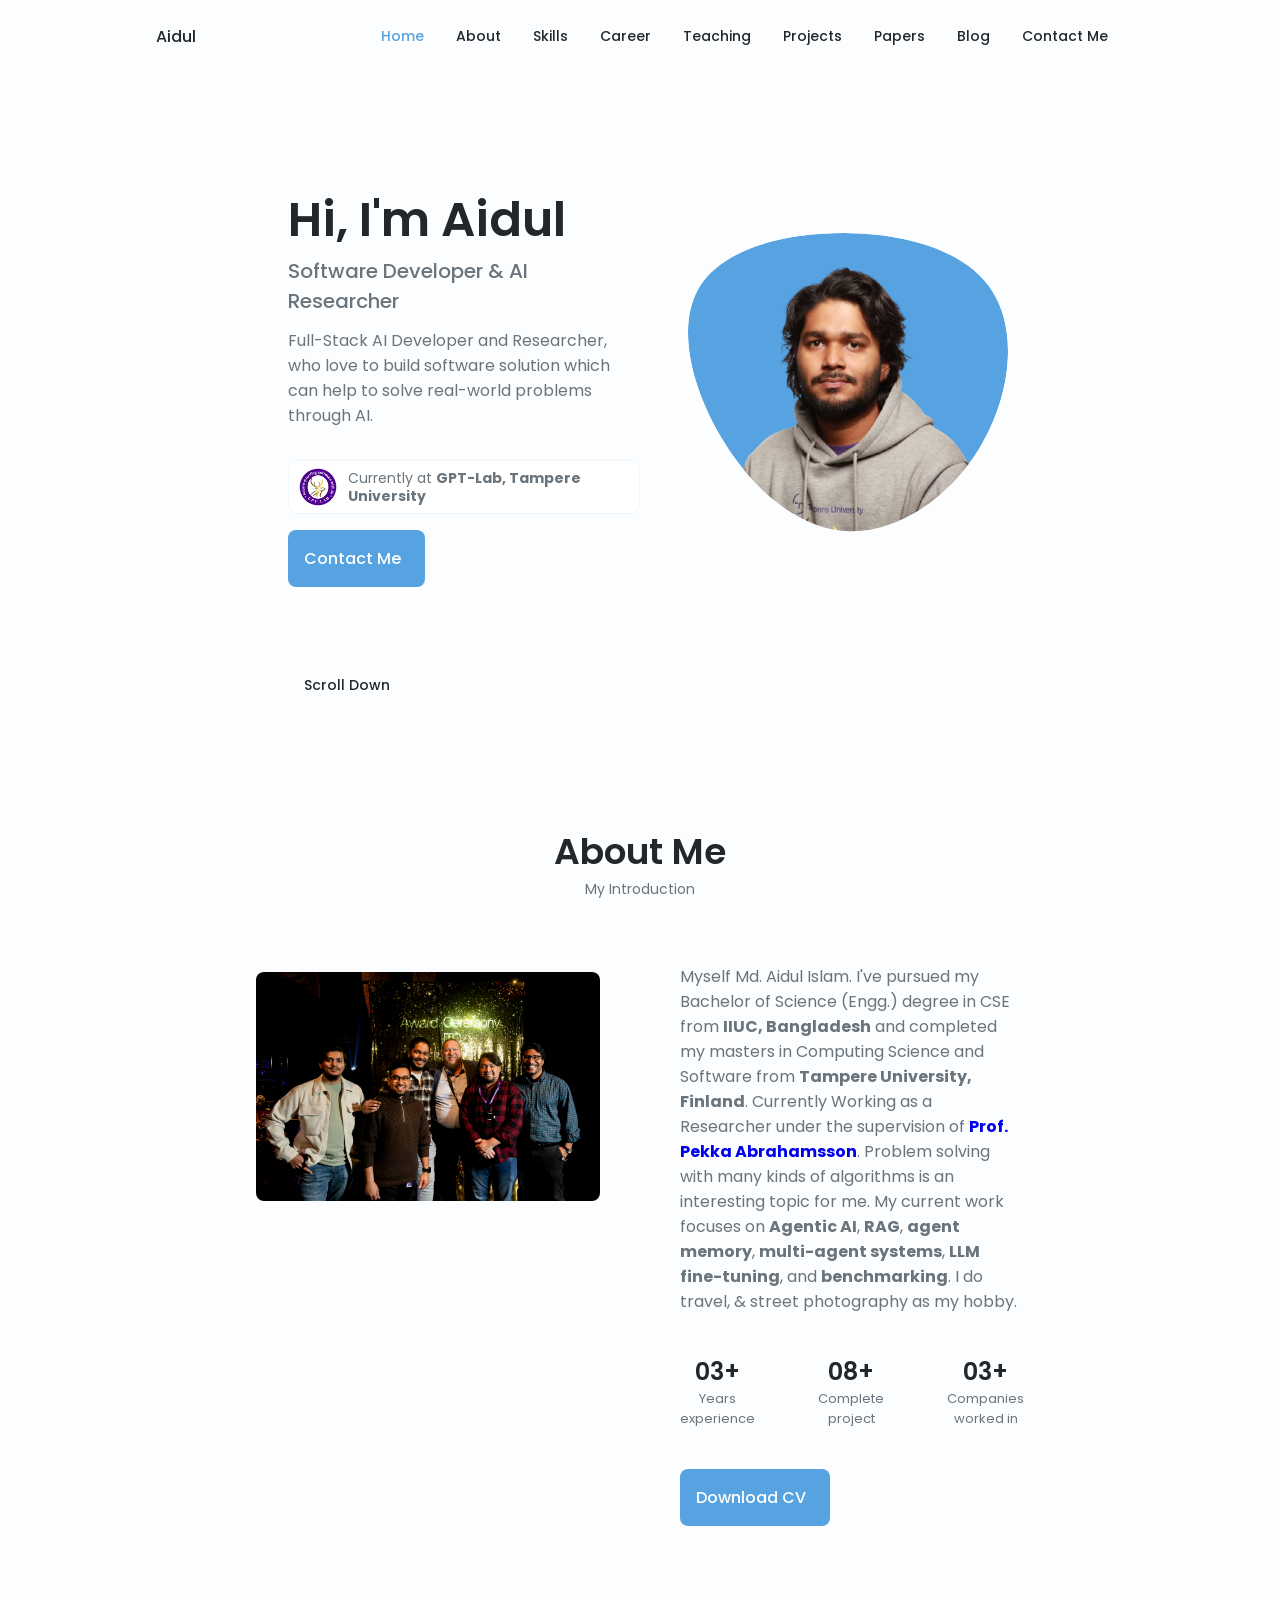
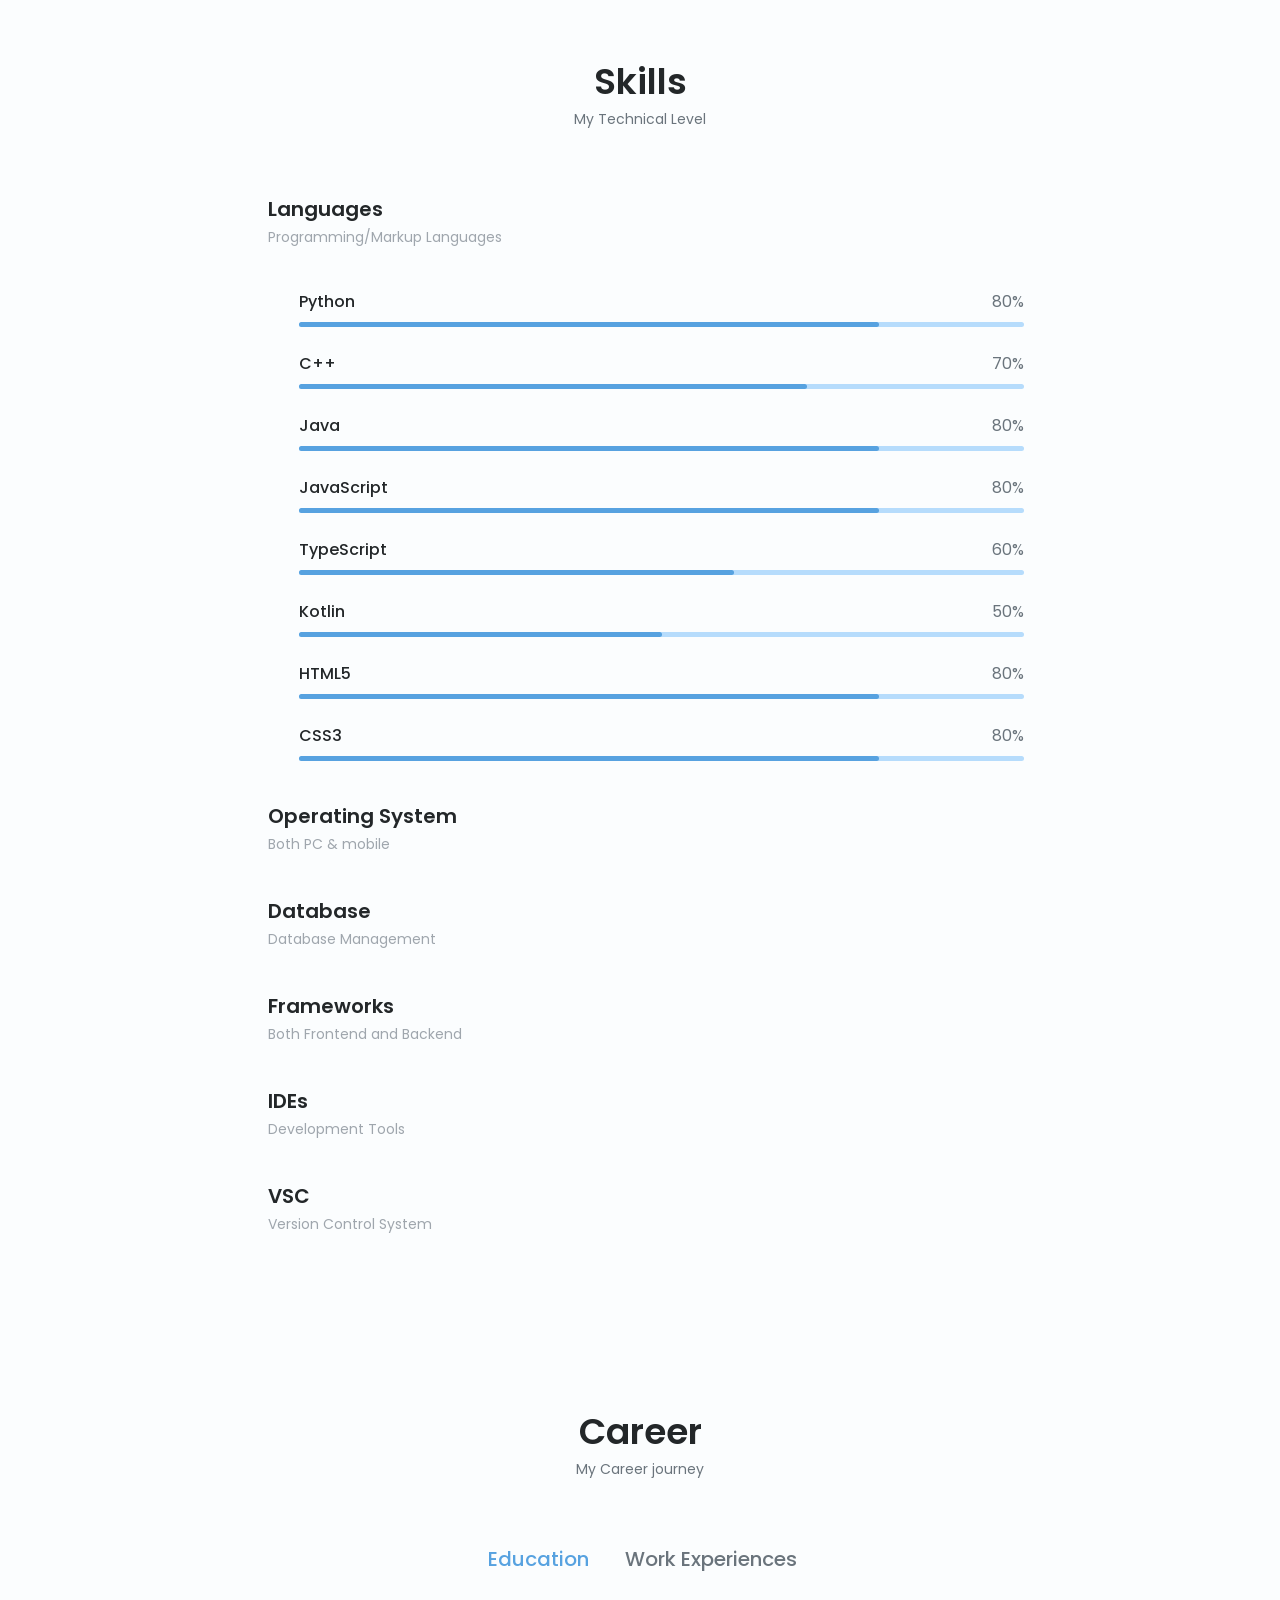
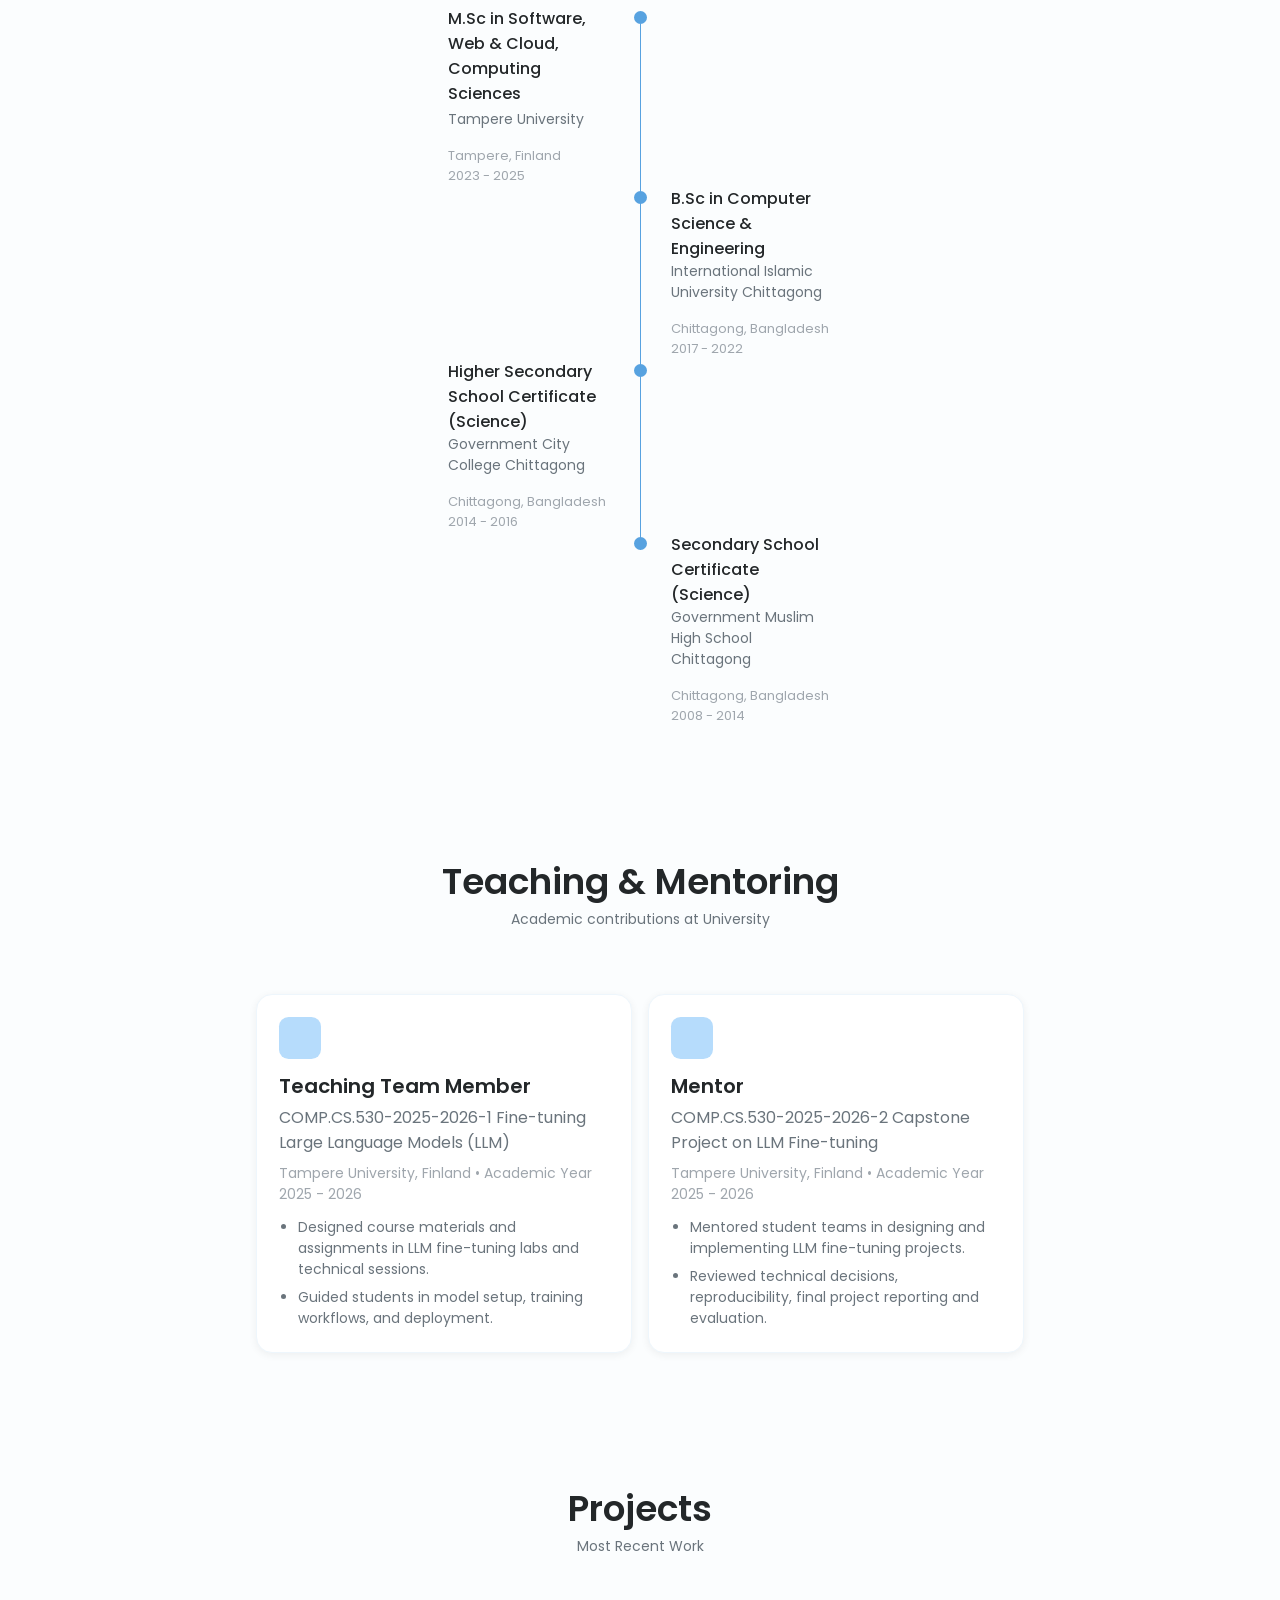
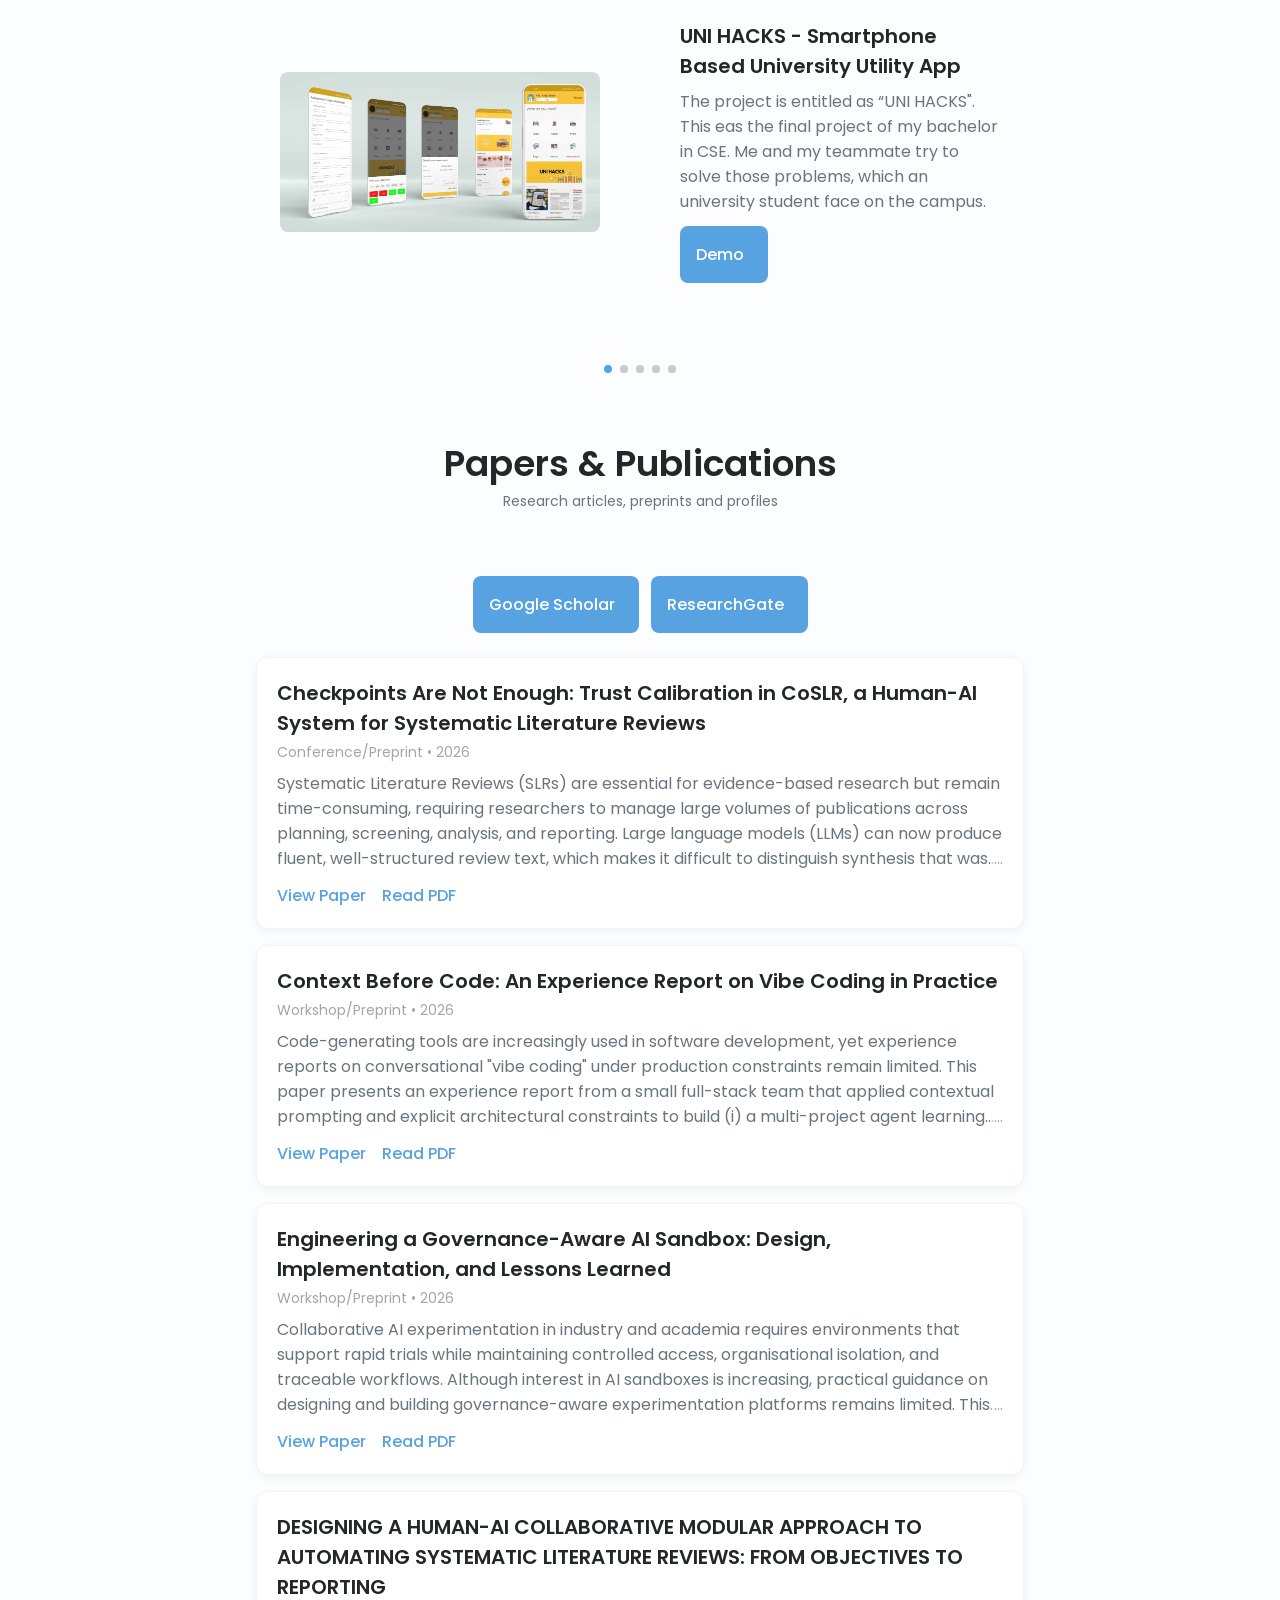
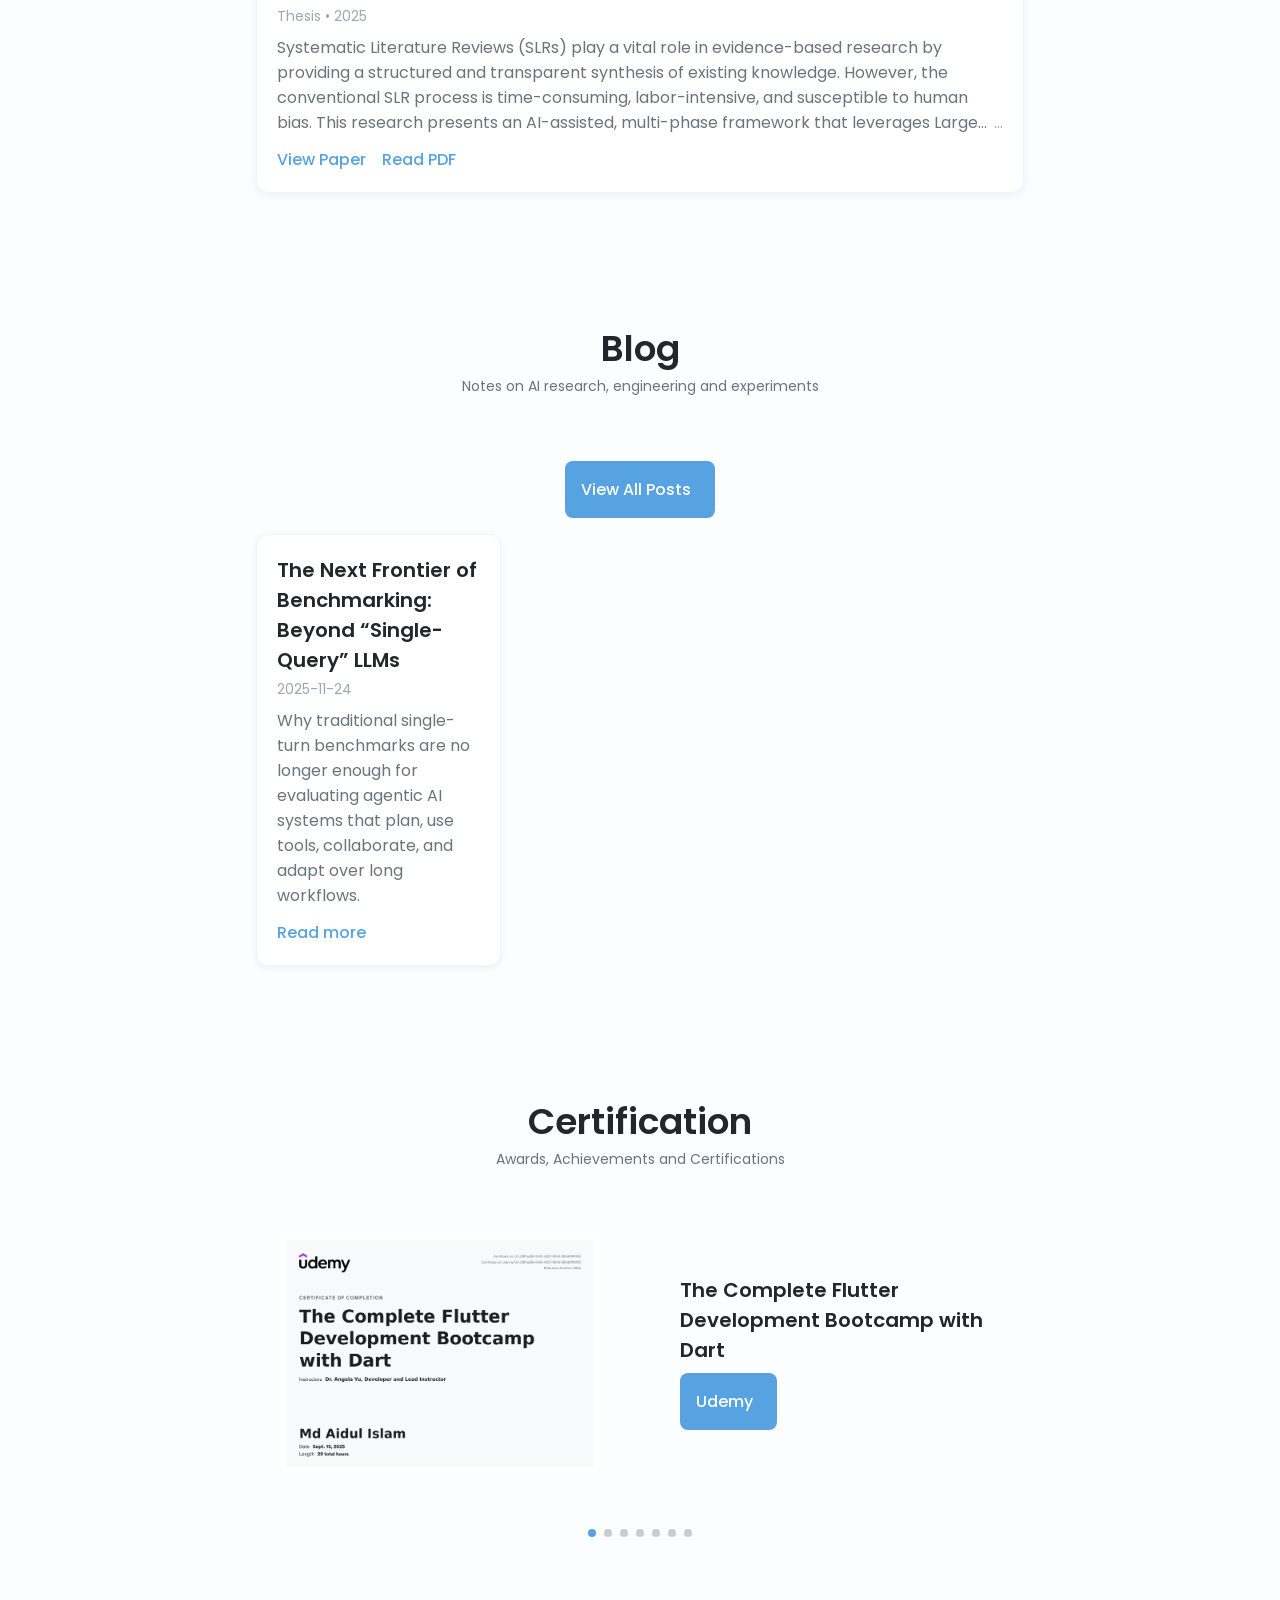
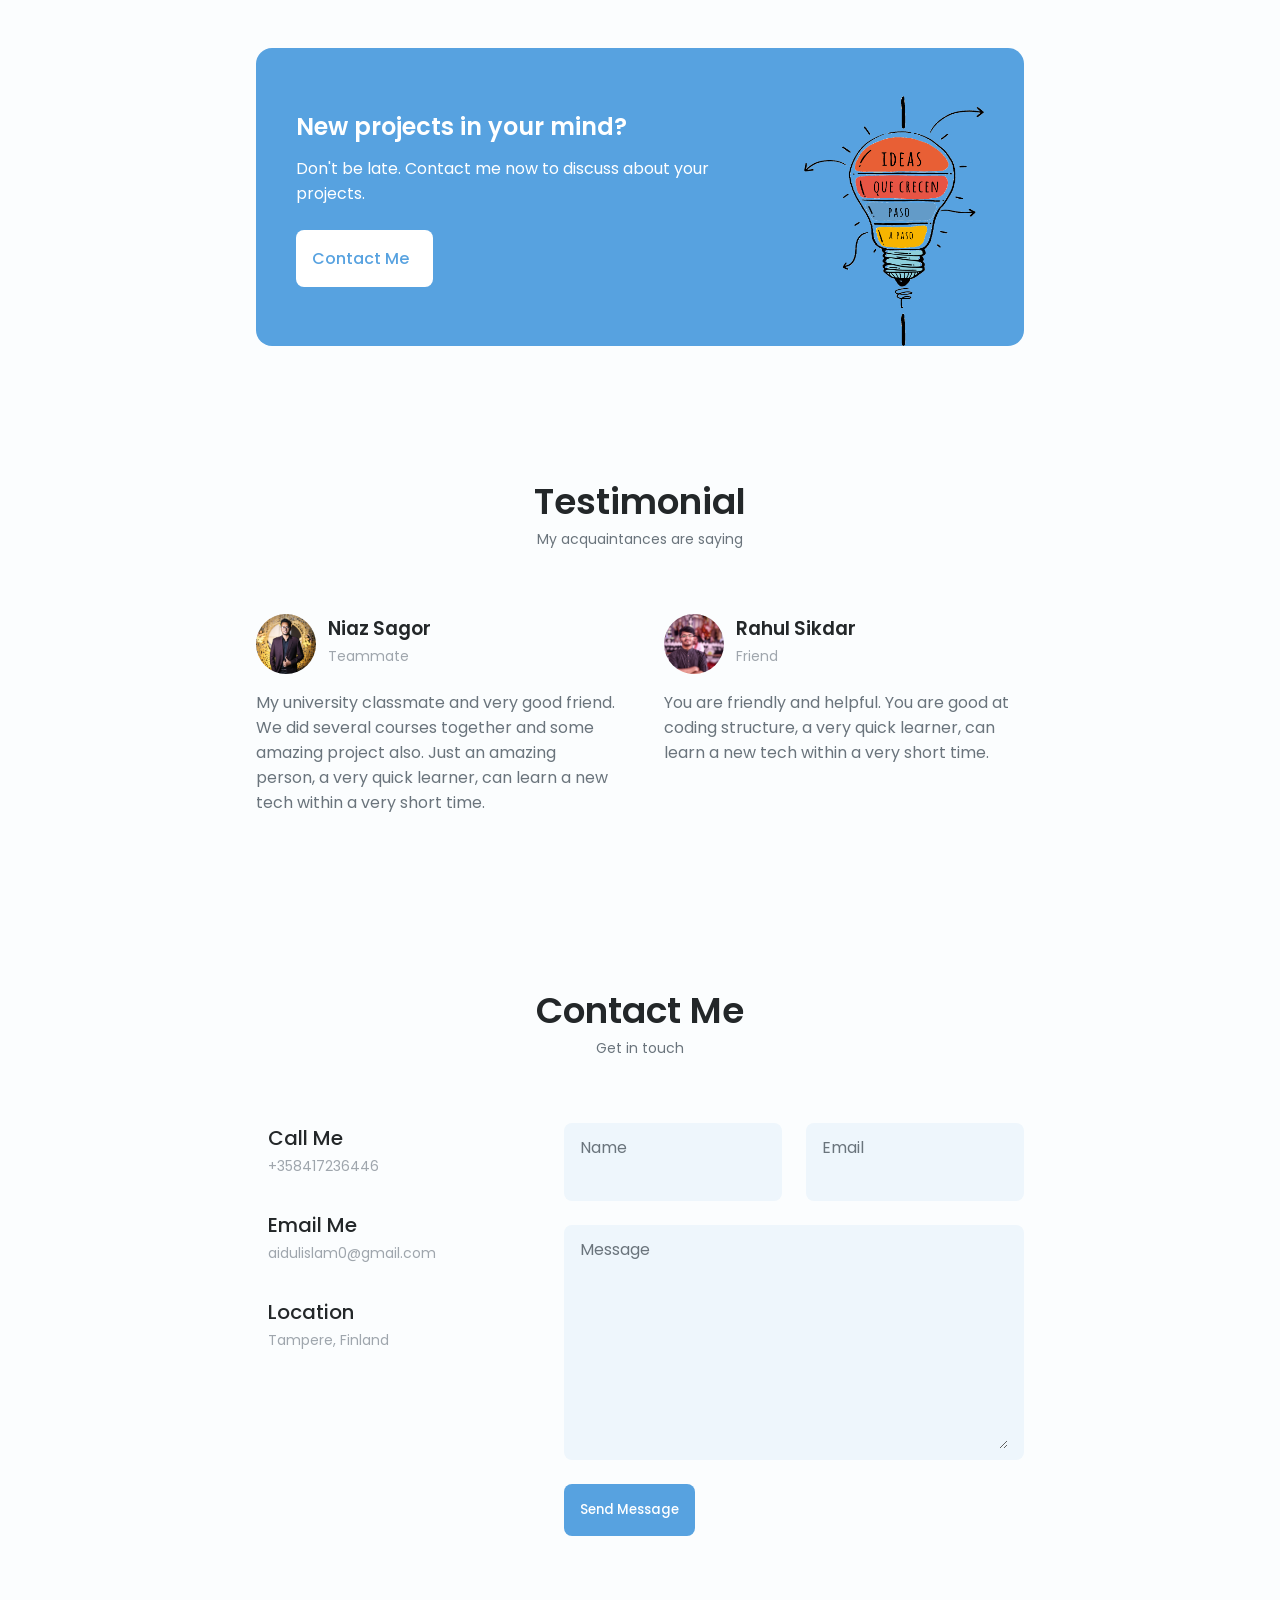
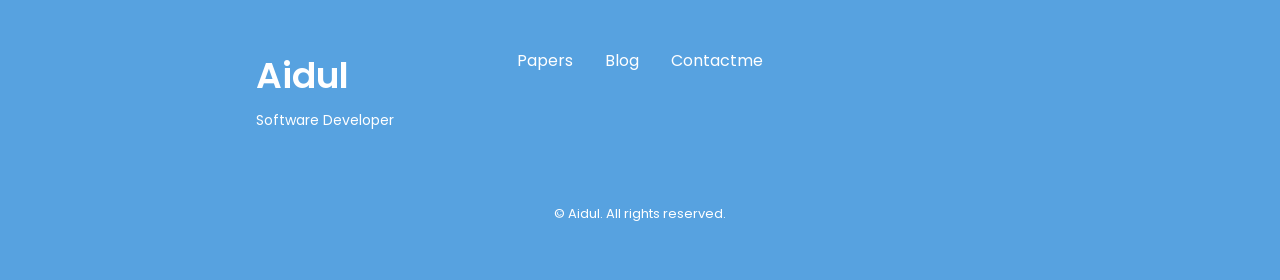
<file: index.html>
<!DOCTYPE html>
<html lang="en">

<head>
    <meta charset="UTF-8">
    <meta name="viewport" content="width=device-width, initial-scale=1.0">

    <!--==================== UNICONS ====================-->
    <link rel="stylesheet" href="https://unicons.iconscout.com/release/v4.0.0/css/line.css">
    <link rel="stylesheet" href="https://unicons.iconscout.com/release/v4.0.0/css/solid.css">

    <!--==================== SWIPER CSS ====================-->
    <link rel="stylesheet" href="assets/css/swiper-bundle.min.css">

    <!--==================== CSS ====================-->
    <link rel="stylesheet" href="assets/css/styles.css">

    <title>Aidul Islam</title>
    <link rel="shortcut icon" type="image/x-icon" href="/assets/img/favicon.ico">
</head>

<body>
    <!--==================== HEADER ====================-->
    <header class="header" id="header">
        <nav class="nav container">
            <a href="#" class="nav__logo">Aidul</a>

            <div class="nav__menu" id="nav-menu">
                <ul class="nav__list grid">
                    <li class="nav__item">
                        <a href="#home" class="nav__link active-link">
                            <i class="uil uil-estate nav__icon"></i> Home
                        </a>
                    </li>

                    <li class="nav__item">
                        <a href="#about" class="nav__link">
                            <i class="uil uil-user nav__icon"></i> About
                        </a>
                    </li>

                    <li class="nav__item">
                        <a href="#skills" class="nav__link">
                            <i class="uil uil-file-alt nav__icon"></i> Skills
                        </a>
                    </li>

                    <li class="nav__item">
                        <a href="#career" class="nav__link">
                            <i class="uil uil-briefcase-alt nav__icon"></i> Career
                        </a>
                    </li>

                    <li class="nav__item">
                        <a href="#teaching" class="nav__link">
                            <i class="uil uil-graduation-cap nav__icon"></i> Teaching
                        </a>
                    </li>

                    <li class="nav__item">
                        <a href="#portfolio" class="nav__link">
                            <i class="uil uil-scenery nav__icon"></i> Projects
                        </a>
                    </li>

                    <li class="nav__item">
                        <a href="#publications" class="nav__link">
                            <i class="uil uil-book-open nav__icon"></i> Papers
                        </a>
                    </li>

                    <li class="nav__item">
                        <a href="#blog" class="nav__link">
                            <i class="uil uil-pen nav__icon"></i> Blog
                        </a>
                    </li>

                    <li class="nav__item">
                        <a href="#contact" class="nav__link">
                            <i class="uil uil-message nav__icon"></i> Contact Me
                        </a>
                    </li>
                </ul>
                <i class="uil uil-times nav__close" id="nav-close"></i>
            </div>
            <div class="nav__btns">

                <!-- Theme change button -->
                <i class="uil uil-moon change-theme" id="theme-button"></i>

                <div class="nav__toogle" id="nav-toogle">
                    <i class="uil uil-apps"></i>
                </div>
            </div>
        </nav>

    </header>

    <!--==================== MAIN ====================-->
    <main class="main">
        <!--==================== HOME ====================-->
        <section class="home section" id="home">
            <div class="home__container container grid">
                <div class="home__content grid">
                    <div class="home__social">
                        <a href="https://www.linkedin.com/in/aidul23" target="_blank" class="home__social-icon">
                            <i class="uil uil-linkedin-alt"></i>
                        </a>

                        <a href="https://www.github.com/aidul23" target="_blank" class="home__social-icon">
                            <i class="uil uil-github-alt"></i>
                        </a>
                    </div>
                    <div class="home__img">
                        <svg class="home__blob" viewBox="0 0 200 187" xmlns="http://www.w3.org/2000/svg"
                            xmlns:xlink="http://www.w3.org/1999/xlink">
                            <mask id="mask0" mask-type="alpha">
                                <path d="M190.312 36.4879C206.582 62.1187 201.309 102.826 182.328 134.186C163.346 165.547 
                                    130.807 187.559 100.226 186.353C69.6454 185.297 41.0228 161.023 21.7403 129.362C2.45775 
                                    97.8511 -7.48481 59.1033 6.67581 34.5279C20.9871 10.1032 59.7028 -0.149132 97.9666 
                                    0.00163737C136.23 0.303176 174.193 10.857 190.312 36.4879Z" />
                            </mask>
                            <g mask="url(#mask0)">
                                <path d="M190.312 36.4879C206.582 62.1187 201.309 102.826 182.328 134.186C163.346 
                                    165.547 130.807 187.559 100.226 186.353C69.6454 185.297 41.0228 161.023 21.7403 
                                    129.362C2.45775 97.8511 -7.48481 59.1033 6.67581 34.5279C20.9871 10.1032 59.7028 
                                    -0.149132 97.9666 0.00163737C136.23 0.303176 174.193 10.857 190.312 36.4879Z" />
                                <image class="home__blob-img" x="12" y="-30" xlink:href="assets/img/perfil.png" />
                            </g>
                        </svg>

                    </div>
                    <div class="home__data">
                        <h1 class="home__title">Hi, I'm Aidul</h1>
                        <h3 class="home__subtitle">Software Developer & AI Researcher</h3>
                        <p class="home__description">Full-Stack AI Developer and Researcher, who love to build software solution which can help to solve real-world problems through AI.</p>
                        <a href="https://gpt-lab.eu/" target="_blank" rel="noopener" class="home__company">
                            <img src="assets/img/Logo/GPT-Lab_Roun.jpg" alt="GPT-Lab logo" class="home__company-logo">
                            <span class="home__company-text">
                                Currently at <strong>GPT-Lab, Tampere University</strong>
                            </span>
                        </a>
                        <a href="#contact" class="button button--flex">
                            Contact Me <i class="uil uil-message button__icon"></i>
                        </a>
                    </div>
                </div>

                <div class="home__scroll">
                    <a href="#about" class="home__scroll-button button--flex">
                        <i class="uil uil-mouse-alt home__scroll-mouse"></i>
                        <span class="home__scroll-name">Scroll Down</span>
                        <i class="uil uil-arrow-down home__scroll-arrow"></i>
                    </a>
                </div>
            </div>
        </section>

        <!--==================== ABOUT ====================-->
        <section class="about section" id="about">
            <h2 class="section__title">About Me</h2>
            <span class="section__subtitle">My Introduction</span>
            <div class="about__container container grid">
                <img src="assets/img/GPT-Lab.JPG" alt="" class="about__img">

                <div class="about__data">
                    <p class="about__description">Myself Md. Aidul Islam. I've pursued my Bachelor of Science (Engg.)
                        degree in CSE from <b>IIUC, Bangladesh</b> and completed my masters in Computing Science
                        and Software from <b>Tampere University, Finland</b>. Currently Working as a Researcher
                        under the supervision of
                        <a href="https://www.tuni.fi/en/pekka-abrahamsson" target="_blank"><b>Prof. Pekka Abrahamsson</b></a>.
                        Problem solving with many kinds of algorithms is an interesting topic for me. My current work focuses on <b>Agentic AI</b>,
                        <b>RAG</b>, <b>agent memory</b>, <b>multi-agent systems</b>, <b>LLM fine-tuning</b>, and
                        <b>benchmarking</b>. I do  travel, 
                        & street photography as my hobby.
                    </p>

                    <div class="about__info">
                        <div>
                            <span class="about__info-title">03+</span>
                            <span class="about__info-name">Years <br> experience</span>
                        </div>

                        <div>
                            <span class="about__info-title">08+</span>
                            <span class="about__info-name">Complete <br> project</span>
                        </div>

                        <div>
                            <span class="about__info-title">03+</span>
                            <span class="about__info-name">Companies <br> worked in</span>
                        </div>

                        <!-- <div>
                                <span class="about__info-title">08+</span>
                                <span class="about__info-name">Years <br> experience</span>
                            </div> -->
                    </div>

                    <div class="about__buttons">
                        <a download="" href="assets/pdf/md_aidul_islam_Software Developer.pdf"
                            class="button button--flex">
                            Download CV<i class="uil uil-download-alt button__icon"></i>
                        </a>
                    </div>
                </div>
            </div>
        </section>

        <!--==================== SKILLS ====================-->
        <section class="skills section" id="skills">
            <h2 class="section__title">Skills</h2>
            <span class="section__subtitle">My Technical Level</span>
            <div class="skills__container container grid">
                <div>
                    <!--==================== SKILL 1 ====================-->
                    <div class="skills__content skills__open">
                        <div class="skills__header">
                            <i class="uil uil-brackets-curly skills__icon"></i>

                            <div>
                                <h1 class="skills__title">Languages</h1>
                                <span class="skills__subtitle">Programming/Markup Languages</span>

                            </div>

                            <i class="uil uil-angle-down skills__arrow"></i>
                        </div>

                        <div class="skills__list grid">

                            <div class="skills__data">
                                <div class="skills__titles">
                                    <h3 class="skills__name">Python</h3>
                                    <span class="skills__number">80%</span>
                                </div>
                                <div class="skills__bar">
                                    <span class="skills__percentage skills__java"></span>
                                </div>
                            </div>

                            <div class="skills__data">
                                <div class="skills__titles">
                                    <h3 class="skills__name">C++</h3>
                                    <span class="skills__number">70%</span>
                                </div>
                                <div class="skills__bar">
                                    <span class="skills__percentage skills__cpp"></span>
                                </div>
                            </div>

                            <div class="skills__data">
                                <div class="skills__titles">
                                    <h3 class="skills__name">Java</h3>
                                    <span class="skills__number">80%</span>
                                </div>
                                <div class="skills__bar">
                                    <span class="skills__percentage skills__java"></span>
                                </div>
                            </div>

                            <div class="skills__data">
                                <div class="skills__titles">
                                    <h3 class="skills__name">JavaScript</h3>
                                    <span class="skills__number">80%</span>
                                </div>
                                <div class="skills__bar">
                                    <span class="skills__percentage skills__javascript"></span>
                                </div>
                            </div>

                            <div class="skills__data">
                                <div class="skills__titles">
                                    <h3 class="skills__name">TypeScript</h3>
                                    <span class="skills__number">60%</span>
                                </div>
                                <div class="skills__bar">
                                    <span class="skills__percentage skills__typescript"></span>
                                </div>
                            </div>

                            <div class="skills__data">
                                <div class="skills__titles">
                                    <h3 class="skills__name">Kotlin</h3>
                                    <span class="skills__number">50%</span>
                                </div>
                                <div class="skills__bar">
                                    <span class="skills__percentage skills__kotlin"></span>
                                </div>
                            </div>

                            <div class="skills__data">
                                <div class="skills__titles">
                                    <h3 class="skills__name">HTML5</h3>
                                    <span class="skills__number">80%</span>
                                </div>
                                <div class="skills__bar">
                                    <span class="skills__percentage skills__html"></span>
                                </div>
                            </div>

                            <div class="skills__data">
                                <div class="skills__titles">
                                    <h3 class="skills__name">CSS3</h3>
                                    <span class="skills__number">80%</span>
                                </div>
                                <div class="skills__bar">
                                    <span class="skills__percentage skills__css"></span>
                                </div>
                            </div>
                        </div>
                    </div>

                    <!--==================== SKILL 2 ====================-->
                    <div class="skills__content skills__close">
                        <div class="skills__header">
                            <i class="uil uil-desktop skills__icon"></i>

                            <div>
                                <h1 class="skills__title">Operating System</h1>
                                <span class="skills__subtitle">Both PC & mobile</span>

                            </div>

                            <i class="uil uil-angle-down skills__arrow"></i>
                        </div>

                        <div class="skills__list grid">
                            <div class="skills__data skills_div">
                                <img src="./assets/img/Logo/windows.png" alt="os-logo" />
                                <img src="./assets/img/Logo/ubuntu.png" alt="os-logo" />
                                <img src="./assets/img/Logo/android.png" alt="os-logo" />
                                <img src="./assets/img/Logo/apple-black-logo.png" alt="os-logo" />

                                <!-- <div class="skills__titles">
                                        <h3 class="skills__name">Windows</h3>
                                        <span class="skills__number">90%</span>
                                    </div>
                                    <div class="skills__bar">
                                        <span class="skills__percentage skills__windows"></span>
                                    </div> -->
                            </div>

                            <!-- <div class="skills__data">
                                    <div class="skills__titles">
                                        <h3 class="skills__name">Ubuntu</h3>
                                        <span class="skills__number">80%</span>
                                    </div>
                                    <div class="skills__bar">
                                        <span class="skills__percentage skills__css"></span>
                                    </div>
                                </div>

                                <div class="skills__data">
                                    <div class="skills__titles">
                                        <h3 class="skills__name">Android</h3>
                                        <span class="skills__number">60%</span>
                                    </div>
                                    <div class="skills__bar">
                                        <span class="skills__percentage skills__js"></span>
                                    </div>
                                </div>

                                <div class="skills__data">
                                    <div class="skills__titles">
                                        <h3 class="skills__name">iOS</h3>
                                        <span class="skills__number">70%</span>
                                    </div>
                                    <div class="skills__bar">
                                        <span class="skills__percentage skills__react"></span>
                                    </div>
                                </div> -->
                        </div>
                    </div>

                    <!--==================== SKILL 3 ====================-->
                    <div class="skills__content skills__close">
                        <div class="skills__header">
                            <i class="uil uil-database skills__icon"></i>

                            <div>
                                <h1 class="skills__title">Database</h1>
                                <span class="skills__subtitle">Database Management</span>

                            </div>

                            <i class="uil uil-angle-down skills__arrow"></i>
                        </div>

                        <div class="skills__list grid">
                            <div class="skills__data skills_div">
                                <img src="./assets/img/Logo/firebase.png" alt="os-logo" />
                                <img src="./assets/img/Logo/mysql.png" alt="os-logo" />
                                <img src="./assets/img/Logo/MongoDB.png" style="width: 150px;" alt="os-logo" />

                                <!-- <div class="skills__titles">
                                        <h3 class="skills__name">Firebase</h3>
                                        <span class="skills__number">90%</span>
                                    </div>
                                    <div class="skills__bar">
                                        <span class="skills__percentage skills__windows"></span>
                                    </div> -->
                            </div>

                            <!-- <div class="skills__data">
                                    <div class="skills__titles">
                                        <h3 class="skills__name">MySQL</h3>
                                        <span class="skills__number">80%</span>
                                    </div>
                                    <div class="skills__bar">
                                        <span class="skills__percentage skills__css"></span>
                                    </div>
                                </div> -->

                        </div>
                    </div>

                    <div class="skills__content skills__close">
                        <div class="skills__header">
                            <i class="uil uil-desktop skills__icon"></i>

                            <div>
                                <h1 class="skills__title">Frameworks</h1>
                                <span class="skills__subtitle">Both Frontend and Backend</span>

                            </div>

                            <i class="uil uil-angle-down skills__arrow"></i>
                        </div>

                        <div class="skills__list grid">
                            <div class="skills__data skills_div">
                                <img src="./assets/img/Logo/android.png" alt="os-logo" />
                                <img src="./assets/img/Logo/React.png" alt="os-logo" />
                                <img src="./assets/img/Logo/bootstrap.png" alt="os-logo" />
                                <img src="./assets/img/Logo/angular.png" alt="os-logo" />
                            </div>

                        </div>
                    </div>

                    <!--==================== SKILL 4 ====================-->
                    <div class="skills__content skills__close">
                        <div class="skills__header">
                            <i class="uil uil-setting skills__icon"></i>

                            <div>
                                <h1 class="skills__title">IDEs</h1>
                                <span class="skills__subtitle">Development Tools</span>

                            </div>

                            <i class="uil uil-angle-down skills__arrow"></i>
                        </div>

                        <div class="skills__list grid">
                            <div class="skills__data skills_div">
                                <img src="./assets/img/Logo/android-studio.png" alt="os-logo" />
                                <img src="./assets/img/Logo/Visual_Studio_Code_1.18_icon.svg.png" alt="os-logo" />
                                <img src="./assets/img/Logo/IntelliJ_IDEA_Icon.svg.png" alt="os-logo" />
                            </div>

                        </div>
                    </div>

                    <!--==================== SKILL 4 ====================-->
                    <div class="skills__content skills__close">
                        <div class="skills__header">
                            <i class="uil uil-code-branch skills__icon"></i>

                            <div>
                                <h1 class="skills__title">VSC</h1>
                                <span class="skills__subtitle">Version Control System</span>

                            </div>

                            <i class="uil uil-angle-down skills__arrow"></i>
                        </div>

                        <div class="skills__list grid">
                            <div class="skills__data skills_div">
                                <img src="./assets/img/Logo/github.png" alt="os-logo" />

                                <!-- <div class="skills__titles">
                                        <h3 class="skills__name">Git</h3>
                                        <span class="skills__number">90%</span>
                                    </div>
                                    <div class="skills__bar">
                                        <span class="skills__percentage skills__git"></span>
                                    </div> -->
                            </div>


                        </div>
                    </div>

                </div>
            </div>
        </section>

        <!--==================== QUALIFICATION ====================-->
        <section class="career section" id="career">
            <h2 class="section__title">Career</h2>
            <span class="section__subtitle">My Career journey</span>

            <div class="career__container container">
                <div class="career__tabs">
                    <div class="career__button button--flex career__active" data-target="#education">
                        <i class="uil uil-graduation-cap career__icon"></i>
                        Education
                    </div>

                    <div class="career__button button--flex" data-target="#work">
                        <i class="uil uil-briefcase-alt career__icon"></i>
                        Work Experiences
                    </div>
                </div>

                <div class="career__sections">
                    <!--==================== Career Content 1 ====================-->
                    <div class="career__content career__active" data-content id="education">

                        <!--==================== Career 1 ====================-->
                        <div class="career__data">
                            <div>
                                <h3 class="career__title">M.Sc in Software, Web & Cloud, Computing Sciences</h3>
                                <span class="career__subtitle">Tampere University</span>
                                <div class="career__location">
                                    <i class="uil uil-location-pin-alt"></i>
                                    Tampere, Finland
                                </div>
                                <div class="career__calendar">
                                    <i class="uil uil-calendar-alt"></i>
                                    2023 - 2025
                                </div>
                            </div>

                            <div>
                                <span class="career__rounder"></span>
                                <span class="career__line"></span>
                            </div>
                        </div>

                        <!--==================== Career 2 ====================-->
                        <div class="career__data">
                            <div></div>
                            <div>
                                <span class="career__rounder"></span>
                                <span class="career__line"></span>
                            </div>
                            <div>
                                <h3 class="career__title">B.Sc in Computer Science & Engineering</h3>
                                <span class="career__subtitle">International Islamic University Chittagong</span>
                                <div class="career__location">
                                    <i class="uil uil-location-pin-alt"></i>
                                    Chittagong, Bangladesh
                                </div>
                                <div class="career__calendar">
                                    <i class="uil uil-calendar-alt"></i>
                                    2017 - 2022
                                </div>
                            </div>


                        </div>

                        <!--==================== Career 3 ====================-->
                        <div class="career__data">
                            <div>
                                <h3 class="career__title">Higher Secondary School Certificate (Science)</h3>
                                <span class="career__subtitle">Government City College Chittagong</span>
                                <div class="career__location">
                                    <i class="uil uil-location-pin-alt"></i>
                                    Chittagong, Bangladesh
                                </div>
                                <div class="career__calendar">
                                    <i class="uil uil-calendar-alt"></i>
                                    2014 - 2016
                                </div>
                            </div>
                            <div>
                                <span class="career__rounder"></span>
                                <span class="career__line"></span>
                            </div>

                        </div>

                        <!--==================== Career 4 ====================-->
                        <div class="career__data">
                            <div></div>
                            <div>
                                <span class="career__rounder"></span>
                                <!-- <span class="career__line"></span> -->
                            </div>
                            <div>
                                <h3 class="career__title">Secondary School Certificate (Science)</h3>
                                <span class="career__subtitle">Government Muslim High School Chittagong</span>
                                <div class="career__location">
                                    <i class="uil uil-location-pin-alt"></i>
                                    Chittagong, Bangladesh
                                </div>
                                <div class="career__calendar">
                                    <i class="uil uil-calendar-alt"></i>
                                    2008 - 2014
                                </div>
                            </div>
                        </div>

                    </div>

                    <!--==================== Career Content 2 ====================-->
                    <div class="career__content" data-content id="work">
                        <!--==================== Career 1 ====================-->
                        <div class="career__data">
                            <div>
                                <h3 class="career__title">Researcher</h3>
                                <span class="career__subtitle">GPT-Lab, Tampere University</span>
                                <div class="career__location">
                                    <i class="uil uil-location-pin-alt"></i>
                                    Tampere, Finland
                                </div>
                                <div class="career__calendar">
                                    <i class="uil uil-calendar-alt"></i>
                                    November, 2025 - Current
                                </div>
                            </div>
                            <div>
                                <span class="career__rounder"></span>
                                <span class="career__line"></span>
                            </div>
                        </div>

                        <!--==================== Career 0 ====================-->
                        <div class="career__data">
                            <div></div>
                            <div>
                                <span class="career__rounder"></span>
                                <span class="career__line"></span>
                            </div>
                            <div>
                                <h3 class="career__title">Research Assistant</h3>
                                <span class="career__subtitle">GPT-Lab, Tampere University</span>
                                <div class="career__location">
                                    <i class="uil uil-location-pin-alt"></i>
                                    Tampere, Finland
                                </div>
                                <div class="career__calendar">
                                    <i class="uil uil-calendar-alt"></i>
                                    May, 2025 - July, 2025
                                </div>
                            </div>

                        </div>

                        <!--==================== Career 1 ====================-->
                        <div class="career__data">
                            <div>
                                <h3 class="career__title">Software Engineer (Part-Time)</h3>
                                <span class="career__subtitle">nztrip </span>
                                <div class="career__location">
                                    <i class="uil uil-location-pin-alt"></i>
                                    Kuala Lumpur, Malaysia
                                </div>
                                <div class="career__calendar">
                                    <i class="uil uil-calendar-alt"></i>
                                    2023 - 2023
                                </div>
                            </div>
                            <div>
                                <span class="career__rounder"></span>
                                <span class="career__line"></span>
                            </div>
                        </div>
                        <!--==================== Career 2 ====================-->
                        <div class="career__data">
                            <div></div>
                            <div>
                                <span class="career__rounder"></span>
                                <span class="career__line"></span>
                            </div>
                            <div>
                                <h3 class="career__title">Android Developer</h3>
                                <span class="career__subtitle">Xit Bangladesh</span>
                                <div class="career__location">
                                    <i class="uil uil-location-pin-alt"></i>
                                    Chittagong, Bangladesh
                                </div>
                                <div class="career__calendar">
                                    <i class="uil uil-calendar-alt"></i>
                                    2021 - 2022
                                </div>
                            </div>

                        </div>

                        <!--==================== Career 3 ====================-->
                        <div class="career__data">
                            <div>
                                <h3 class="career__title">Android Developer Intern</h3>
                                <span class="career__subtitle">BroTech IT </span>
                                <div class="career__location">
                                    <i class="uil uil-location-pin-alt"></i>
                                    Chittagong, Bangladesh
                                </div>
                                <div class="career__calendar">
                                    <i class="uil uil-calendar-alt"></i>
                                    2021 - 2021
                                </div>
                            </div>
                            <div>
                                <span class="career__rounder"></span>
                            </div>
                        </div>


                    </div>
                </div>
            </div>
        </section>

        <!--==================== TEACHING & MENTORING ====================-->
        <section class="teaching section" id="teaching">
            <h2 class="section__title">Teaching & Mentoring</h2>
            <span class="section__subtitle">Academic contributions at University</span>

            <div class="teaching__container container grid">
                <article class="teaching__card">
                    <div class="teaching__icon">
                        <i class="uil uil-book-reader"></i>
                    </div>
                    <h3 class="teaching__title">Teaching Team Member</h3>
                    <p class="teaching__course">COMP.CS.530-2025-2026-1 Fine-tuning Large Language Models (LLM)</p>
                    <p class="teaching__meta">Tampere University, Finland • Academic Year 2025 - 2026</p>
                    <ul class="teaching__points">
                        <li>Designed course materials and assignments in LLM fine-tuning labs and technical sessions.</li>
                        <li>Guided students in model setup, training workflows, and deployment.</li>
                    </ul>
                </article>

                <article class="teaching__card">
                    <div class="teaching__icon">
                        <i class="uil uil-users-alt"></i>
                    </div>
                    <h3 class="teaching__title">Mentor</h3>
                    <p class="teaching__course">COMP.CS.530-2025-2026-2 Capstone Project on LLM Fine-tuning</p>
                    <p class="teaching__meta">Tampere University, Finland • Academic Year 2025 - 2026</p>
                    <ul class="teaching__points">
                        <li>Mentored student teams in designing and implementing LLM fine-tuning projects.</li>
                        <li>Reviewed technical decisions, reproducibility, final project reporting and evaluation.</li>
                    </ul>
                </article>
            </div>
        </section>

        <!--==================== SERVICES ====================-->
        <!-- <section class="services section" id="services">
                
            </section> -->


        <!--==================== PORTFOLIO ====================-->
        <section class="portfolio section" id="portfolio">
            <h2 class="section__title">Projects</h2>
            <span class="section__subtitle">Most Recent Work</span>

            <div class="portfolio__container container swiper-container">
                <div class="swiper-wrapper">
                    <!--==================== PORTFOLIO 1 ====================-->
                    <div class="portfolio__content grid swiper-slide">
                        <img src="assets/img/portfolio1.jpg" alt="" class="portfolio__img">

                        <div class="portfolio__data">
                            <h3 class="portfolio__title">UNI HACKS - Smartphone Based University Utility App</h3>
                            <p class="portfolio__description">The project is entitled as “UNI HACKS". This eas the final
                                project of my bachelor in CSE. Me and my teammate try to solve those problems, which an
                                university student face on the campus.</p>
                            <a href="https://github.com/aidul23/Uni-Hacks" target="_blank"
                                class="button button--flex button--small portfolio__button">
                                Demo
                                <i class="uil uil-arrow-right button__icon"></i>
                            </a>
                        </div>
                    </div>

                    <!--==================== PORTFOLIO 2 ====================-->
                    <div class="portfolio__content grid swiper-slide">
                        <img src="assets/img/portfolio3.jpg" alt="" class="portfolio__img">

                        <div class="portfolio__data">
                            <h3 class="portfolio__title">eDU - Interactive e-Learning Application</h3>
                            <p class="portfolio__description">This is an interactive e-learning app for childern. Me and
                                one of my friend made this application for an organaization called Ofk-Opportunity for
                                Kids.</p>
                            <a href="https://github.com/NiazSagor/OFK-Template" target="_blank"
                                class="button button--flex button--small portfolio__button">
                                Demo
                                <i class="uil uil-arrow-right button__icon"></i>
                            </a>
                        </div>
                    </div>

                    <!--==================== PORTFOLIO 3 ====================-->
                    <div class="portfolio__content grid swiper-slide">
                        <img src="assets/img/portfolio2.jpg" alt="" class="portfolio__img">

                        <div class="portfolio__data">
                            <h3 class="portfolio__title">Flyerz - Multi Vendor eCommerce App</h3>
                            <p class="portfolio__description">This is a multi vendor eCommerce application. I work on
                                this project while I was doing my intership. I work on the delivery section of this
                                application where I implement Google Map services and other api and third party
                                libraries.</p>
                            <a href="https://play.google.com/store/apps/details?id=com.flyerz.user" target="_blank"
                                class="button button--flex button--small portfolio__button">
                                Demo
                                <i class="uil uil-arrow-right button__icon"></i>
                            </a>
                        </div>
                    </div>

                    <!--==================== PORTFOLIO 4 ====================-->
                    <div class="portfolio__content grid swiper-slide">
                        <img src="assets/img/portfolio4.png" alt="" class="portfolio__img">

                        <div class="portfolio__data">
                            <h3 class="portfolio__title">Algorithm Visualizer</h3>
                            <p class="portfolio__description">A simple sorting algorithm visualizer using javascript
                                React library, where you can generate random number with size, set the speed of the
                                execution for better visual.</p>
                            <a href="https://aidul23.github.io/algo-visualizer/" target="_blank"
                                class="button button--flex button--small portfolio__button">
                                Demo
                                <i class="uil uil-arrow-right button__icon"></i>
                            </a>
                        </div>
                    </div>

                    <!--==================== PORTFOLIO 5 ====================-->
                    <div class="portfolio__content grid swiper-slide">
                        <img src="assets/img/portfolio5.png" alt="" class="portfolio__img">

                        <div class="portfolio__data">
                            <h3 class="portfolio__title">Talk</h3>
                            <p class="portfolio__description">This is a real-time chat application using a web socket
                                where one can create an account, set an avatar, and chat with another person.</p>
                            <a href="https://github.com/aidul23/talk" target="_blank"
                                class="button button--flex button--small portfolio__button">
                                Demo
                                <i class="uil uil-arrow-right button__icon"></i>
                            </a>
                        </div>
                    </div>
                </div>


                <div class="swiper-button-next">
                    <i class="uil uil-angle-right swiper-portfolio-icon"></i>
                </div>
                <div class="swiper-button-prev">
                    <i class="uil uil-angle-left swiper-portfolio-icon"></i>
                </div>

                <div class="swiper-pagination"></div>
            </div>
        </section>

        <!--==================== PAPERS & PUBLICATIONS ====================-->
        <section class="publications section" id="publications">
            <h2 class="section__title">Papers & Publications</h2>
            <span class="section__subtitle">Research articles, preprints and profiles</span>

            <div class="publications__container container">
                <div class="publications__profiles">
                    <a href="https://scholar.google.com/citations?user=Cl7uDoUAAAAJ&hl=en" target="_blank"
                        class="button button--flex button--small">
                        Google Scholar
                        <i class="uil uil-external-link-alt button__icon"></i>
                    </a>
                    <a href="https://www.researchgate.net/profile/Md-Aidul-Islam?ev=hdr_xprf" target="_blank"
                        class="button button--flex button--small">
                        ResearchGate
                        <i class="uil uil-external-link-alt button__icon"></i>
                    </a>
                </div>

                <div class="publications__grid">
                    <article class="publications__card">
                        <h3 class="publications__title">Checkpoints Are Not Enough: Trust Calibration in CoSLR, a Human-AI System for Systematic Literature Reviews</h3>
                        <p class="publications__meta">Conference/Preprint • 2026</p>
                        <p class="publications__description">
                            Systematic Literature Reviews (SLRs) are essential for evidence-based research but remain time-consuming, requiring researchers to manage large volumes of publications across planning, screening, analysis, and reporting. Large language models (LLMs) can now produce fluent, well-structured review text, which makes it difficult to distinguish synthesis that was verified by a researcher from synthesis that merely appears authoritative. This raises the risk that unverified AI-generated synthesis enters the scholarly record carrying the credibility of a systematic review. We present CoSLR, a Human-AI collaborative multi-agent system that supports the SLR workflow through a modular three-phase pipeline using large language models and Retrieval-Augmented Generation (RAG), and that places explicit, mandatory human checkpoints on the path between generated output and its acceptance. In a survey-based study with 63 participants, the system was received positively: 27 of 63 participants (42.9 percent) rated its usability highly, indicating that the mandatory checkpoints did not come at the cost of a workable interface. However, a checkpoint safeguards the review only if researchers use it to verify: 22 of 63 participants (34.9 percent) reported that they would trust AI-generated summaries and reports without additional human checking after only a short interaction with the system. These findings indicate that Human-AI collaboration can support literature review work, but that the effectiveness of human oversight depends on whether users are willing to exercise it. This is a calibration problem that interface design must address directly, not assume.
                        </p>
                        <div class="publications__actions">
                            <a href="https://www.researchgate.net/publication/414562356_Checkpoints_Are_Not_Enough_Trust_Calibration_in_CoSLR_a_Human-AI_System_for_Systematic_Literature_Reviews" class="publications__link" target="_blank">View Paper</a>
                            <a href="https://arxiv.org/pdf/2609.22248" class="publications__link" target="_blank">Read PDF</a>
                        </div>
                    </article>

                    <article class="publications__card">
                        <h3 class="publications__title">Context Before Code: An Experience Report on Vibe Coding in Practice</h3>
                        <p class="publications__meta">Workshop/Preprint • 2026</p>
                        <p class="publications__description">
                            Code-generating tools are increasingly used in software development, yet experience reports on conversational "vibe coding" under production constraints remain limited. This paper presents an experience report from a small full-stack team that applied contextual prompting and explicit architectural constraints to build (i) a multi-project agent learning platform designed for sustained, production-oriented use and (ii) an academic retrieval-augmented generation system. The agent platform supports multiple isolated projects, each with structured memory and background processing, thereby enforcing project-level isolation. The RAG system provides citation-grounded answers, role-based access control, and evaluation tracking. Across both systems, vibe coding accelerated scaffolding and integration. However, the generated code often under-specified isolation rules and infrastructure constraints when these were not explicitly defined. Consequently, aspects such as multi-tenancy, access control, memory policies, and asynchronous processing required deliberate architectural design and verification. We observe a shift in engineering effort from boilerplate implementation toward constraint specification and enforcement auditing. We also identify recurring architectural "non-delegation zones" where conversational code generation remains insufficient for production reliability.
                        </p>
                        <div class="publications__actions">
                            <a href="https://www.researchgate.net/publication/401912655_Context_Before_Code_An_Experience_Report_on_Vibe_Coding_in_Practice" class="publications__link" target="_blank">View Paper</a>
                            <a href="https://arxiv.org/pdf/2603.11073" class="publications__link" target="_blank">Read PDF</a>
                        </div>
                    </article>

                    <article class="publications__card">
                        <h3 class="publications__title">Engineering a Governance-Aware AI Sandbox: Design, Implementation, and Lessons Learned</h3>
                        <p class="publications__meta">Workshop/Preprint • 2026</p>
                        <p class="publications__description">
                            Collaborative AI experimentation in industry and academia requires environments that support rapid trials while maintaining controlled access, organisational isolation, and traceable workflows. Although interest in AI sandboxes is increasing, practical guidance on designing and building governance-aware experimentation platforms remains limited. This work designs and operationalizes a governance-aware, multi tenant AI sandbox that supports structured experimentation and produces reusable evaluation evidence across stakeholders. The sandbox was developed in an industry and academia ecosystem using iteratively validated requirements gathered from industrial partners. The solution adopts a layered reference architecture that separates a multi tenant presentation layer from a backend control plane and isolates execution and data management concerns into dedicated layers. The sandbox supports governed onboarding, project based collaboration, controlled access to AI services, and traceable experimentation through approval workflows and audit logging. By structuring experiment context and governance decisions as persistent records, the sandbox enables evaluation evidence to be reused and compared across projects and stakeholders. The development experience yields lessons learned and practical considerations that inform deployment and future evolution of governance-aware sandbox platforms.
                        </p>
                        <div class="publications__actions">
                            <a href="https://www.researchgate.net/publication/401563934_Engineering_a_Governance-Aware_AI_Sandbox_Design_Implementation_and_Lessons_Learned" class="publications__link" target="_blank">View Paper</a>
                            <a href="https://arxiv.org/pdf/2603.03394" class="publications__link" target="_blank">Read PDF</a>
                        </div>
                    </article>

                    <article class="publications__card">
                        <h3 class="publications__title">DESIGNING A HUMAN-AI COLLABORATIVE MODULAR APPROACH TO AUTOMATING SYSTEMATIC LITERATURE REVIEWS: FROM OBJECTIVES TO REPORTING</h3>
                        <p class="publications__meta">Thesis • 2025</p>
                        <p class="publications__description">
                            Systematic Literature Reviews (SLRs) play a vital role in evidence-based research by providing a structured and transparent synthesis of existing knowledge. However, the conventional SLR process is time-consuming, labor-intensive, and susceptible to human bias. This research presents an AI-assisted, multi-phase framework that leverages Large Language Models (LLMs) to automate and enhance the major stages of the SLR workflow. The proposed system integrates an end-to-end, modular framework that supports data processing, analysis, and visualization throughout the major stages of the SLR workflow. It automates key phases, including research objective formulation, search string generation, paper retrieval, screening, data extraction, and report generation. Through natural language understanding and context-driven reasoning, the framework ensures improved accuracy, efficiency, and reproducibility in literature synthesis. A Retrieval-Augmented Generation (RAG) approach is utilized to strengthen grounding and minimize hallucinations during report generation. User surveys show that the framework substantially reduces the effort required for screening and data extraction. 83% of participants reported saving at least 25% of their time, and 37% reported saving over 50%, indicating a strong reduction in manual workload. Participants also rated the system highly in terms of usability and reliability, with average scores of 3.9/5 for ease of interaction, 3.8/5 for intuitive-ness, and 3.6/5 for responsiveness, reflecting consistent improvements in perceived accuracy, transparency, and overall user experience. This study contributes to advancing AI-driven research methodologies by providing a practical framework for automated and transparent evidence synthesis. Declaration: I hereby declare the use of Artificial Intelligence (AI) tools in the preparation of this thesis.    
                        </p>
                        <div class="publications__actions">
                            <a href="https://www.researchgate.net/publication/401435379_DESIGNING_A_HUMAN-AI_COLLABORATIVE_MODULAR_APPROACH_TO_AUTOMATING_SYSTEMATIC_LITERATURE_REVIEWS_FROM_OBJECTIVES_TO_REPORTING" class="publications__link" target="_blank">View Paper</a>
                            <a href="https://www.researchgate.net/publication/401435379_DESIGNING_A_HUMAN-AI_COLLABORATIVE_MODULAR_APPROACH_TO_AUTOMATING_SYSTEMATIC_LITERATURE_REVIEWS_FROM_OBJECTIVES_TO_REPORTING" class="publications__link" target="_blank">Read PDF</a>
                        </div>
                    </article>
                </div>
            </div>
        </section>

        <!--==================== BLOG ====================-->
        <section class="blog section" id="blog">
            <h2 class="section__title">Blog</h2>
            <span class="section__subtitle">Notes on AI research, engineering and experiments</span>

            <div class="blog__container container">
                <div class="blog__actions">
                    <a href="blog.html" class="button button--flex button--small">
                        View All Posts
                        <i class="uil uil-arrow-right button__icon"></i>
                    </a>
                </div>
                <div class="blog__grid" id="blog-preview-list">
                    <article class="blog__card">
                        <h3 class="blog__title">Blog posts will appear here</h3>
                        <p class="blog__meta">Add markdown files in <code>blogs/</code> to publish.</p>
                    </article>
                </div>
            </div>
        </section>

        <!--==================== CERTIFICATION ====================-->

                <section class="portfolio section" id="portfolio">
                    <h2 class="section__title">Certification</h2>
                    <span class="section__subtitle">Awards, Achievements and Certifications</span>
        
                    <div class="portfolio__container container swiper-container">
                        <div class="swiper-wrapper">
        
                            <!--==================== certification 1 ====================-->
                            <div class="portfolio__content grid swiper-slide">
                                <img src="assets/img/flutter.jpg" alt="" class="portfolio__img">
        
                                <div class="portfolio__data">
                                    <h3 class="portfolio__title">The Complete Flutter Development Bootcamp with Dart</h3>
                                    <a href="https://www.udemy.com/certificate/UC-2f87ad28-5433-4227-9643-290d9fff6126/" target="_blank"
                                        class="button button--flex button--small portfolio__button">
                                        Udemy
                                        <i class="uil uil-arrow-right button__icon"></i>
                                    </a>
                                </div>
                            </div>
        
                            <!--==================== certification 2 ====================-->
                            <div class="portfolio__content grid swiper-slide">
                                <img src="assets/img/summer-school.jpg" alt="" class="portfolio__img">
        
                                <div class="portfolio__data">
                                    <h3 class="portfolio__title">1st Summer School on Generative AI in Software Engineering, GAISE 2025</h3>
                                    <a href="https://gpt-lab.eu/" target="_blank"
                                        class="button button--flex button--small portfolio__button">
                                        GPT-Lab, Tampere University
                                        <i class="uil uil-arrow-right button__icon"></i>
                                    </a>
                                </div>
                            </div>
        
                            <!--==================== certification 3 ====================-->
                            <div class="portfolio__content grid swiper-slide">
                                <img src="assets/img/Aidul-Certificate-full stack.jpg" alt="" class="portfolio__img">
        
                                <div class="portfolio__data">
                                    <h3 class="portfolio__title">Full Stack Development</h3>
                                    <a href="https://aicloudacademy.com/" target="_blank"
                                        class="button button--flex button--small portfolio__button">
                                        AI Cloud Academy
                                        <i class="uil uil-arrow-right button__icon"></i>
                                    </a>
                                </div>
                            </div>

                            <!--==================== certification 4 ====================-->
                            <div class="portfolio__content grid swiper-slide">
                                <img src="assets/img/build-intelligent-agents-with-ADK.png" alt="" class="portfolio__img">
        
                                <div class="portfolio__data">
                                    <h3 class="portfolio__title">Build intelligent agents with Agent Development Kit (ADK)</h3>
                                    <a href="https://www.skills.google/public_profiles/47848550-6c43-4ac8-a410-9d387570d467/badges/22903912?utm_medium=social&utm_source=linkedin&utm_campaign=ql-social-share" target="_blank"
                                        class="button button--flex button--small portfolio__button">
                                        Google
                                        <i class="uil uil-arrow-right button__icon"></i>
                                    </a>
                                </div>
                            </div>
        
                            <!--==================== certification 5 ====================-->
                            <div class="portfolio__content grid swiper-slide">
                                <img src="assets/img/Competitive Programming Intermediate_certificate.jpg" alt=""
                                    class="portfolio__img">
        
                                <div class="portfolio__data">
                                    <h3 class="portfolio__title">Competitive Programming Intermediate Level</h3>
                                    <a href="https://devskill.com/" target="_blank"
                                        class="button button--flex button--small portfolio__button">
                                        DevSkill
                                        <i class="uil uil-arrow-right button__icon"></i>
                                    </a>
                                </div>
                            </div>
        
                            <div class="portfolio__content grid swiper-slide">
                                <img src="assets/img/git-certificate.jpg" alt="git-certificate" class="portfolio__img">
        
                                <div class="portfolio__data">
                                    <h3 class="portfolio__title">Master Git and GitHub</h3>
                                    <a href="https://www.udemy.com/certificate/UC-c831afd8-8adf-42f9-9e57-b52ebaa5f3f7/?utm_campaign=email&utm_medium=email&utm_source=sendgrid.com"
                                        target="_blank" class="button button--flex button--small portfolio__button">
                                        Udemy
                                        <i class="uil uil-arrow-right button__icon"></i>
                                    </a>
                                </div>
                            </div>
        
                            <!--==================== certification 2 ====================-->
                            <div class="portfolio__content grid swiper-slide">
                                <img src="assets/img/Problem-Solving-Process.jpg" alt="" class="portfolio__img">
        
                                <div class="portfolio__data">
                                    <h3 class="portfolio__title">Problem Solving</h3>
                                    <div style="display: flex; text-align: center;">
                                        <i class="uil uil-code-branch button__icon"></i>
                                        <p class="portfolio__description" style="margin-left: 8px;">UVa</p>
                                    </div>
                                    <div style="display: flex; text-align: center;">
                                        <i class="uil uil-code-branch button__icon"></i>
                                        <p class="portfolio__description" style="margin-left: 8px;">Codeforces</p>
                                    </div>
                                    <div style="display: flex; text-align: center;">
                                        <i class="uil uil-code-branch button__icon"></i>
                                        <p class="portfolio__description" style="margin-left: 8px;">Leetcode</p>
                                    </div>
                                    <a href="https://www.stopstalk.com/user/profile/aidul" target="_blank"
                                        class="button button--flex button--small portfolio__button">
                                        StopStalk Profile
                                        <i class="uil uil-arrow-right button__icon"></i>
                                    </a>
                                </div>
                            </div>
        
                        </div>
        
        
                        <div class="swiper-button-next">
                            <i class="uil uil-angle-right swiper-portfolio-icon"></i>
                        </div>
                        <div class="swiper-button-prev">
                            <i class="uil uil-angle-left swiper-portfolio-icon"></i>
                        </div>
        
                        <div class="swiper-pagination"></div>
                    </div>
                </section>

        <!--==================== PROJECT IN MIND ====================-->
        <section class="project section">
            <div class="project__bg">
                <div class="project__container container grid">
                    <div class="project__data">
                        <h2 class="project__title">New projects in your mind?</h2>
                        <p class="project__description">Don't be late. Contact me now to discuss about your projects.
                        </p>
                        <a href="#contact" class="button button--flex button--white">
                            Contact Me
                            <i class="uil uil-message project__icon button__icon"></i>
                        </a>
                    </div>

                    <img src="assets/img/project.png" alt="" class="projectMind__img">
                </div>
            </div>
        </section>

        <!--==================== TESTIMONIAL ====================-->
        <section class="testimonial section">
            <h2 class="section__title">Testimonial</h2>
            <span class="section__subtitle">My acquaintances are saying</span>

            <div class="testimonial__container container swiper-container">
                <div class="swiper-wrapper">
                    <!--==================== TESTIMONIAL 1 ====================-->
                    <div class="testimonial__content swiper-slide">
                        <div class="testimonial__data">
                            <div class="testimonial__header">
                                <img src="assets/img/testimonial1.jpg" alt="" class="testimonial__img">

                                <div>
                                    <h3 class="testimonail__name">Niaz Sagor</h3>
                                    <span class="testimonial__client">Teammate</span>
                                </div>
                            </div>

                            <div>
                                <i class="uis uis-star testimonial__icon-star"></i>
                                <i class="uis uis-star testimonial__icon-star"></i>
                                <i class="uis uis-star testimonial__icon-star"></i>
                                <i class="uis uis-star testimonial__icon-star"></i>
                                <i class="uis uis-star-half-alt testimonial__icon-star"></i>
                            </div>
                        </div>

                        <p class="testimonial__description">
                            My university classmate and very good friend. We did several courses together and some
                            amazing project also. Just an amazing person, a very quick learner, can learn a new tech
                            within a very short time.
                        </p>
                    </div>

                    <!--==================== TESTIMONIAL 2 ====================-->
                    <div class="testimonial__content swiper-slide">
                        <div class="testimonial__data">
                            <div class="testimonial__header">
                                <img src="assets/img/testimonial2.jpg" alt="" class="testimonial__img">

                                <div>
                                    <h3 class="testimonail__name">Rahul Sikdar</h3>
                                    <span class="testimonial__client">Friend</span>
                                </div>
                            </div>

                            <div>
                                <i class="uis uis-star testimonial__icon-star"></i>
                                <i class="uis uis-star testimonial__icon-star"></i>
                                <i class="uis uis-star testimonial__icon-star"></i>
                                <i class="uis uis-star testimonial__icon-star"></i>
                                <i class="uis uis-star testimonial__icon-star"></i>
                            </div>
                        </div>

                        <p class="testimonial__description">
                            You are friendly and helpful. You are good at coding structure, a very quick learner, can
                            learn a new tech within a very short time.
                        </p>
                    </div>

                    <!--==================== TESTIMONIAL 3 ====================-->
                    <div class="testimonial__content swiper-slide">
                        <div class="testimonial__data">
                            <div class="testimonial__header">
                                <img src="assets/img/testimonial3.jpg" alt="" class="testimonial__img">

                                <div>
                                    <h3 class="testimonail__name">Robiul Alam</h3>
                                    <span class="testimonial__client">Colleague</span>
                                </div>
                            </div>

                            <div>
                                <i class="uis uis-star testimonial__icon-star"></i>
                                <i class="uis uis-star testimonial__icon-star"></i>
                                <i class="uis uis-star testimonial__icon-star"></i>
                                <i class="uis uis-star testimonial__icon-star"></i>
                                <i class="uil uil-star testimonial__icon-star"></i>
                            </div>
                        </div>

                        <p class="testimonial__description">
                            Aidul worked with me more than a year. He is so pationate about his work. I specially like
                            his enthusiasm about learning new technology.
                        </p>
                    </div>
                    <!--==================== TESTIMONIAL 3 ====================-->
                    <div class="testimonial__content swiper-slide">
                        <div class="testimonial__data">
                            <div class="testimonial__header">
                                <img src="assets/img/testimonial4.jpg" alt="" class="testimonial__img">

                                <div>
                                    <h3 class="testimonail__name">Khadiza Morioum</h3>
                                    <span class="testimonial__client">Friend</span>
                                </div>
                            </div>

                            <div>
                                <i class="uis uis-star testimonial__icon-star"></i>
                                <i class="uis uis-star testimonial__icon-star"></i>
                                <i class="uis uis-star testimonial__icon-star"></i>
                                <i class="uis uis-star testimonial__icon-star"></i>
                                <i class="uis uis-star testimonial__icon-star"></i>
                            </div>
                        </div>

                        <p class="testimonial__description">
                            His work is really amazing. I have given him a project. He completed it Perfectly. Also
                            didn't exceeded the the deadline.
                        </p>
                    </div>
                </div>

                <div class="swiper-pagination swiper-pagination-testimonial"></div>
            </div>
        </section>

        <!--==================== CONTACT ME ====================-->
        <section class="contact section" id="contact">
            <h2 class="section__title">Contact Me</h2>
            <span class="section__subtitle">Get in touch</span>

            <div class="container contact__container grid">
                <div>
                    <div class="contact__information">
                        <i class="uil uil-phone contact__icon"></i>

                        <div>
                            <h3 class="contact__title">Call Me</h3>
                            <span class="contact__subtitle">+358417236446</span>
                        </div>
                    </div>

                    <div class="contact__information">
                        <i class="uil uil-envelope contact__icon"></i>

                        <div>
                            <h3 class="contact__title">Email Me</h3>
                            <span class="contact__subtitle">aidulislam0@gmail.com</span>
                        </div>
                    </div>

                    <div class="contact__information">
                        <i class="uil uil-map-marker contact__icon"></i>

                        <div>
                            <h3 class="contact__title">Location</h3>
                            <span class="contact__subtitle">Tampere, Finland</span>
                        </div>
                    </div>
                </div>

                <form action="https://formsubmit.co/aidulislam0@gmail.com" method="POST" class="contact__form grid">
                    <div class="contact__inputs grid">
                        <div class="contact__content">
                            <label for="" class="contact__label">Name</label>
                            <input type="text" name="name" class="contact__input">
                        </div>

                        <div class="contact__content">
                            <label for="" class="contact__label">Email</label>
                            <input type="email" name="email" class="contact__input">
                        </div>
                    </div>

                    <div class="contact__content">
                        <label for="" class="contact__label">Message</label>
                        <textarea name="message" id="" cols="0" rows="7" class="contact__input"></textarea>
                    </div>

                    <!-- <div class="contact__content" id="contact__form__error" style="display: none;">
                            <div class="contact__input">
                                <p class="contact__form__error__text">
                                    <i class="uil uil-times-circle"></i>
                                    Please, fill up the inputs correctly.
                                </p>
                            </div>
                        </div> -->
                    <input type="hidden" name="_captcha" value="false">
                    <input type="hidden" name="_template" value="table">

                    <div>
                        <input type="hidden" name="_next" value="https://aidul23.github.io/aidulislam/">
                        <button type="submit" class="button button__flex">Send Message</button>
                        <!-- <a href="#" class="button button__flex">
                                Send Message
                                <i class="uil uil-message button__icon"></i>
                            </a> -->
                    </div>
            </div>
        </section>
    </main>

    <!--==================== FOOTER ====================-->
    <footer class="footer">
        <div class="footer__bg">
            <div class="footer__container container grid">
                <div>
                    <h1 class="footer__title">Aidul</h1>
                    <span class="footer__subtitle">Software Developer</span>
                </div>

                <ul class="footer__links">
                    <li>
                        <a href="#publications" class="footer__link">Papers</a>
                    </li>

                    <li>
                        <a href="#blog" class="footer__link">Blog</a>
                    </li>

                    <li>
                        <a href="#contact" class="footer__link">Contactme</a>
                    </li>
                </ul>

                <div class="footer__social">
                    <a href="https://www.facebook.com/aidul23" target="_blank" class="footer__social">
                        <i class="uil uil-facebook-f"></i>
                    </a>

                    <a href="https://www.instagram.com/aidul_the_great" target="_blank" class="footer__social">
                        <i class="uil uil-instagram"></i>
                    </a>

                    <a href="https://www.twitter.com/aidul23" target="_blank" class="footer__social">
                        <i class="uil uil-twitter-alt"></i>
                    </a>
                </div>
            </div>

            <p class="footer__copy">&#169; Aidul. All rights reserved.</p>
        </div>
    </footer>

    <!--==================== SCROLL TOP ====================-->
    <a href="#" class="scrollup" id="scroll-up">
        <i class="uil uil-arrow-up scrollup__icon"></i>
    </a>

    <!--==================== SWIPER JS ====================-->
    <script src="assets/js/swiper-bundle.min.js"></script>

    <!--==================== MAIN JS ====================-->
    <script src="assets/js/main.js"></script>
</body>

</html>
</file>
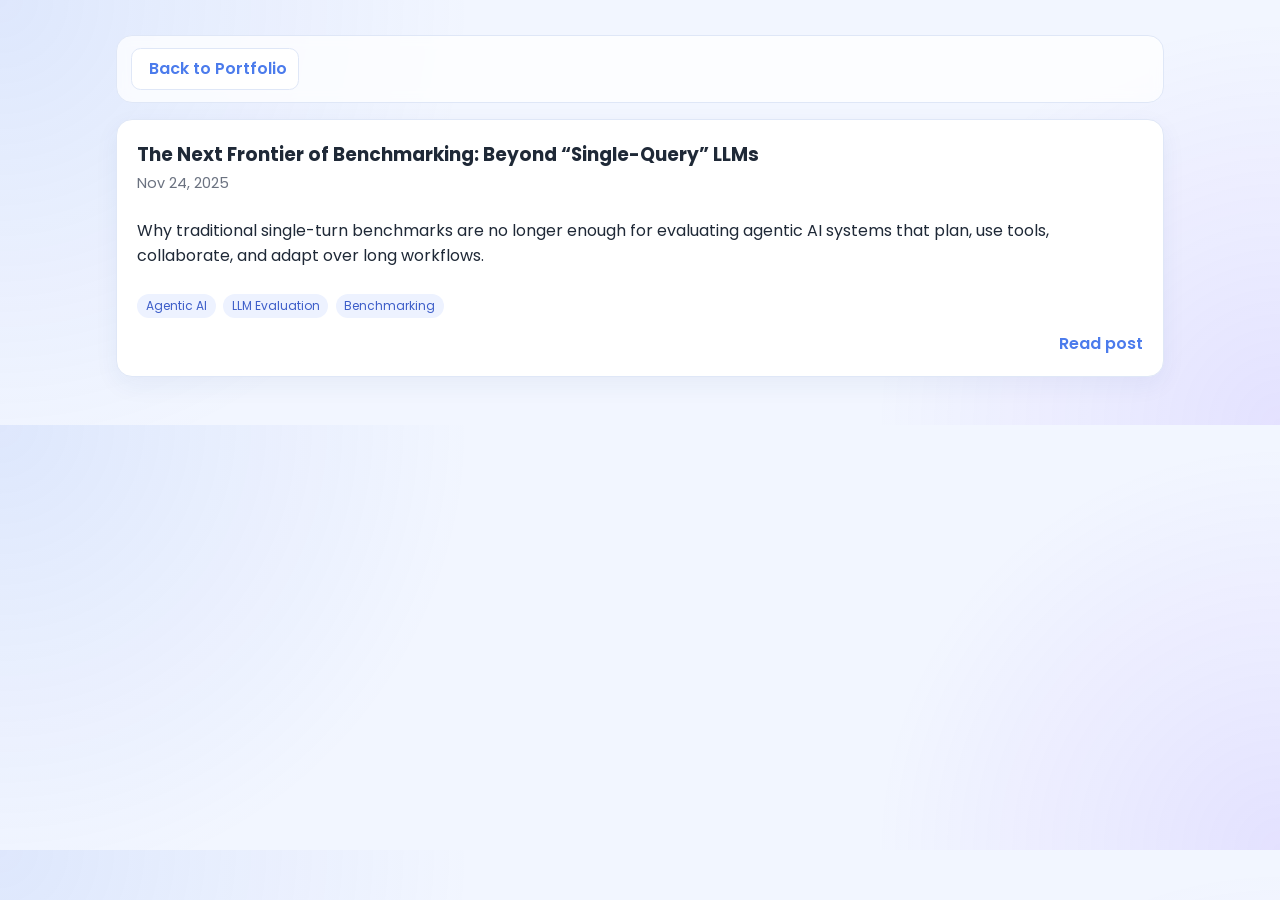
<file: blog.html>
<!DOCTYPE html>
<html lang="en">

<head>
  <meta charset="UTF-8">
  <meta name="viewport" content="width=device-width, initial-scale=1.0">
  <title>Blog | Aidul Islam</title>
  <link rel="stylesheet" href="assets/css/blog.css">
</head>

<body>
  <main class="blog-page">
    <header class="blog-header blog-header--compact">
      <a class="blog-home-link" href="index.html#blog">
        <i class="uil uil-arrow-left"></i>
        <span>Back to Portfolio</span>
      </a>
    </header>

    <section id="blog-list" class="blog-list">
      <div class="blog-empty">Loading blog posts...</div>
    </section>
  </main>

  <script src="assets/js/blog.js"></script>
</body>

</html>
</file>
<file: assets/css/styles.css>
/*==================== GOOGLE FONTS ====================*/
@import url("https://fonts.googleapis.com/css2?family=Poppins:wght@400;500;600&display=swap");

/*==================== VARIABLES CSS ====================*/
:root {
  --header-height: 3rem;

  /*========== Colors ==========*/
  /* Change favorite color */
  --hue-color: 207; /*Purple 250 - Green 142 - Blue 230 - Pink 340*/

  /* HSL color mode */
  --first-color: hsl(var(--hue-color), 69%, 61%);
  --first-color-second: hsl(var(--hue-color), 69%, 61%);
  --first-color-alt: hsl(var(--hue-color), 57%, 53%);
  --first-color-lighter: hsl(var(--hue-color), 92%, 85%);
  --title-color: hsl(var(--hue-color), 8%, 15%);
  --text-color: hsl(var(--hue-color), 8%, 45%);
  --text-color-light: hsl(var(--hue-color), 8%, 65%);
  --input-color: hsl(var(--hue-color), 70%, 96%);
  --body-color: hsl(var(--hue-color), 60%, 99%);
  --container-color: #fff;
  --scroll-bar-color: hsl(var(--hue-color), 12%, 90%);
  --scroll-thumb-color: hsl(var(--hue-color), 12%, 80%);

  /*========== Font and typography ==========*/
  --body-font: "Poppins", sans-serif;

  /* .5rem = 8px, 1rem = 16px, 1.5rem = 24px ... */
  --big-font-size: 2rem;
  --h1-font-size: 1.5rem;
  --h2-font-size: 1.25rem;
  --h3-font-size: 1.125rem;
  --normal-font-size: 0.938rem;
  --small-font-size: 0.813rem;
  --smaller-font-size: 0.75rem;

  /*========== Font weight ==========*/
  --font-medium: 500;
  --font-semi-bold: 600;

  /*========== Margenes Bottom ==========*/
  /* .25rem = 4px, .5rem = 8px, .75rem = 12px ... */
  --mb-0-25: 0.25rem;
  --mb-0-5: 0.5rem;
  --mb-0-75: 0.75rem;
  --mb-1: 1rem;
  --mb-1-5: 1.5rem;
  --mb-2: 2rem;
  --mb-2-5: 2.5rem;
  --mb-3: 3rem;

  /*========== z index ==========*/
  --z-tooltip: 10;
  --z-fixed: 100;
  --z-modal: 1000;
}

/* Font size for large devices */
@media screen and (min-width: 968px) {
  :root {
    --big-font-size: 3rem;
    --h1-font-size: 2.25rem;
    --h2-font-size: 1.5rem;
    --h3-font-size: 1.25rem;
    --normal-font-size: 1rem;
    --small-font-size: 0.875rem;
    --smaller-font-size: 0.813rem;
  }
}

/*========== Variables Dark theme ==========*/
body.dark-theme {
  /* HSL color mode */
  --first-color-second: hsl(var(--hue-color), 30%, 8%);
  --title-color: hsl(var(--hue-color), 8%, 95%);
  --text-color: hsl(var(--hue-color), 8%, 75%);
  --input-color: hsl(var(--hue-color), 29%, 16%);
  --body-color: hsl(var(--hue-color), 28%, 12%);
  --container-color: hsl(var(--hue-color), 29%, 16%);
  --scroll-bar-color: hsl(var(--hue-color), 12%, 48%);
  --scroll-thumb-color: hsl(var(--hue-color), 12%, 36%);
}

/*========== Button Dark/Light ==========*/
.nav__btns {
  display: flex;
  align-items: center;
}

.change-theme {
  font-size: 1.25rem;
  color: var(--title-color);
  margin-right: var(--mb-1);
  cursor: pointer;
}

.change-theme:hover {
  color: var(--first-color);
}

/*==================== BASE ====================*/
* {
  box-sizing: border-box;
  padding: 0;
  margin: 0;
}

html {
  scroll-behavior: smooth;
}

body {
  margin: 0 0 var(--header-height) 0;
  font-family: var(--body-font);
  font-size: var(--normal-font-size);
  background-color: var(--body-color);
  color: var(--text-color);
}

h1,
h2,
h3,
h4 {
  color: var(--title-color);
  font-weight: var(--font-semi-bold);
}

ul {
  list-style: none;
}

a {
  text-decoration: none;
}

img {
  max-width: 100%;
  height: auto;
}

/*==================== REUSABLE CSS CLASSES ====================*/
.section {
  padding: 2rem 0 4rem;
}

.section__title {
  font-size: var(--h1-font-size);
}

.section__subtitle {
  display: block;
  font-size: var(--small-font-size);
  margin-bottom: var(--mb-3);
}

.section__title,
.section__subtitle {
  text-align: center;
}

/*==================== LAYOUT ====================*/
.container {
  max-width: 768px;
  margin-left: var(--mb-1-5);
  margin-right: var(--mb-1-5);
}

.grid {
  display: grid;
  gap: 1.5rem;
}

.header {
  width: 100%;
  position: fixed;
  bottom: 0;
  left: 0;
  z-index: var(--z-fixed);
  background-color: var(--body-color);
}

/*==================== NAV ====================*/

.nav {
  max-width: 968px;
  height: var(--header-height);
  display: flex;
  justify-content: space-between;
  align-items: center;
}

.nav__logo,
.nav__toogle {
  color: var(--title-color);
  font-weight: var(--font-medium);
}
.nav__logo:hover {
  color: var(--first-color);
}
.nav__toogle {
  font-size: 1.1rem;
  cursor: pointer;
}
.nav__toogle:hover {
  color: var(--first-color);
}

.Operating-System-div {
  width: 400px;
  height: 300px;
  background-color: red;
}

@media screen and (max-width: 767px) {
  .nav__menu {
    position: fixed;
    bottom: -100%;
    left: 0;
    width: 100%;
    background-color: var(--body-color);
    padding: 2rem 1.5rem 4rem;
    box-shadow: 0 -1px 4px rgba(0, 0, 0, 0.15);
    border-radius: 1.5rem 1.5rem 0 0;
    transition: 0.3s;
  }
}

.nav__list {
  grid-template-columns: repeat(3, 1fr);
  gap: 2rem;
}

.nav__link {
  display: flex;
  flex-direction: column;
  align-items: center;
  font-size: var(--small-font-size);
  color: var(--title-color);
  font-weight: var(--font-medium);
}

.nav__link:hover {
  color: var(--first-color);
}

.nav__icon {
  font-size: 1.2rem;
}

.nav__close {
  position: absolute;
  right: 1.3rem;
  bottom: 0.5rem;
  font-size: 1.5rem;
  cursor: pointer;
  color: var(--first-color);
}

.nav__close:hover {
  color: var(--first-color-alt);
}

/* show menu */
.show-menu {
  bottom: 0;
}

/* Active link */
.active-link {
  color: var(--first-color);
}

/* Change background header */
.scroll-header {
  box-shadow: 0 -1px 4px rgba(0, 0, 0, 0.15);
}

/*==================== HOME ====================*/
.home__container {
  gap: 1rem;
}

.home__content {
  grid-template-columns: 0.5fr 3fr;
  padding-top: 3.5rem;
  align-items: center;
}

.home__social {
  display: grid;
  grid-template-columns: max-content;
  row-gap: 1rem;
}

.home__social-icon {
  font-size: 1.25rem;
  color: var(--first-color);
}
.home__social-icon:hover {
  color: var(--first-color-alt);
}

.home__blob {
  width: 200px;
  fill: var(--first-color);
}

.home__blob-img {
  width: 170px;
}

.home__data {
  grid-column: 1/3;
}

.home__title {
  font-size: var(--big-font-size);
}

.home__subtitle {
  font-size: var(--h3-font-size);
  color: var(--text-color);
  font-weight: var(--font-medium);
  margin-bottom: var(--mb-0-75);
}

.home__description {
  margin-bottom: var(--mb-2);
}

.home__company {
  display: inline-flex;
  align-items: center;
  gap: 0.65rem;
  margin-bottom: var(--mb-1);
  padding: 0.45rem 0.65rem;
  border-radius: 0.6rem;
  background-color: var(--container-color);
  border: 1px solid var(--input-color);
  color: var(--text-color);
  text-decoration: none;
}

.home__company:hover {
  border-color: var(--first-color);
}

.home__company-logo {
  width: 38px;
  height: 38px;
  object-fit: cover;
  border-radius: 0.45rem;
}

.home__company-text {
  font-size: var(--small-font-size);
  line-height: 1.3;
}

.home__scroll {
  display: none;
}

.home__scroll-button {
  color: var(--first-color);
  transition: 0.3s;
}

.home__scroll-button:hover {
  transform: translateY(0.25rem);
}

.home__scroll-mouse {
  font-size: 2rem;
}

.home__scroll-name {
  font-size: var(--small-font-size);
  color: var(--title-color);
  font-weight: var(--font-medium);
  margin-right: var(--mb-0-25);
}

.home__scroll-arrow {
  font-size: 1.25rem;
}

/*==================== BUTTONS ====================*/
.button {
  display: inline-block;
  background-color: var(--first-color);
  color: #fff;
  font-family: "Poppins", sans-serif;
  padding: 1rem;
  border: none;
  border-radius: 0.5rem;
  font-weight: var(--font-medium);
}

.button:hover {
  background-color: var(--first-color-alt);
  cursor: pointer;
}

.button__icon {
  font-size: 1.25rem;
  margin-left: var(--mb-0-5);
  transition: 0.3s;
}

.button--white {
  background-color: #fff;
  color: var(--first-color);
}

.button--white:hover {
  background-color: #fff;
}

.button--flex {
  display: inline-flex;
  align-items: center;
}

/*==================== ABOUT ====================*/
.about__img {
  width: 200px;
  border-radius: 0.5rem;
  justify-self: center;
  margin-top: 0.5rem;
}

.about__description {
  text-align: center;
  margin-bottom: var(--mb-2-5);
}

.about__info {
  display: flex;
  justify-content: space-evenly;
  margin-bottom: var(--mb-2-5);
}

.about__info-title {
  font-size: var(--h2-font-size);
  font-weight: var(--font-semi-bold);
  color: var(--title-color);
}

.about__info-name {
  font-size: var(--smaller-font-size);
}

.about__info-title,
.about__info-name {
  display: block;
  text-align: center;
}

.about__buttons {
  display: flex;
  justify-content: center;
}

/*==================== SKILLS ====================*/
.skills__container {
  row-gap: 0;
}

.skills_div img {
  height: 48px;
  width: 48px;
  margin-right: 20px; 
}


.skills__header {
  display: flex;
  align-items: center;
  margin-bottom: var(--mb-2-5);
  cursor: pointer;
}

.skills__icon,
.skills__arrow {
  font-size: 2rem;
  color: var(--first-color);
}

.skills__icon {
  margin-right: var(--mb-0-75);
}

.skills__title {
  font-size: var(--h3-font-size);
}

.skills__subtitle {
  font-size: var(--small-font-size);
  color: var(--text-color-light);
}

.skills__arrow {
  margin-left: auto;
  transition: 0.4s;
}

.skills__list {
  row-gap: 1.5rem;
  padding-left: 2.7rem;
}

.skills__titles {
  display: flex;
  justify-content: space-between;
  margin-bottom: var(--mb-0-5);
}

.skills__name {
  font-size: var(--normal-font-size);
  font-weight: var(--font-medium);
}

.skills__bar,
.skills__percentage {
  height: 5px;
  border-radius: 0.25rem;
}

.skills__bar {
  background-color: var(--first-color-lighter);
}

.skills__percentage {
  display: block;
  background-color: var(--first-color);
}

.skills__cpp {
  width: 70%;
}

.skills__java {
  width: 80%;
}

.skills__javascript {
  width: 80%;
}

.skills__typescript {
  width: 60%;
}

.skills__kotlin {
  width: 50%;
}

.skills__html {
  width: 80%;
}

.skills__css {
  width: 80%;
}

.skills__close .skills__list {
  height: 0;
  overflow: hidden;
}

.skills__open .skills__list {
  height: max-content;
  margin-bottom: var(--mb-2-5);
}

.skills__open .skills__arrow {
  transform: rotate(-180deg);
}

/*==================== QUALIFICATION ====================*/
.career__tabs {
  display: flex;
  justify-content: space-evenly;
  margin-bottom: var(--mb-2);
}

.career__button {
  font-size: var(--h3-font-size);
  font-weight: var(--font-medium);
  cursor: pointer;
}

.career__button:hover {
  color: var(--first-color);
}

.career__icon {
  font-size: 1.8rem;
  margin-right: var(--mb-0-25);
}

.career__data {
  display: grid;
  grid-template-columns: 1fr max-content 1fr;
  column-gap: 1.5rem;
}

.career__title {
  font-size: var(--normal-font-size);
  font-weight: var(--font-medium);
}

.career__subtitle {
  display: inline-block;
  font-size: var(--small-font-size);
  margin-bottom: var(--mb-1);
}

.career__calendar {
  font-size: var(--smaller-font-size);
  color: var(--text-color-light);
}

.career__location {
  font-size: var(--smaller-font-size);
  color: var(--text-color-light);
}

.career__rounder {
  display: inline-block;
  width: 13px;
  height: 13px;
  background-color: var(--first-color);
  border-radius: 50%;
}

.career__line {
  display: block;
  width: 1px;
  height: 100%;
  background-color: var(--first-color);
  transform: translate(6px, -7px);
}

.career [data-content] {
  display: none;
}

.career__active[data-content] {
  display: block;
}

.career__button.career__active {
  color: var(--first-color);
}

/*==================== SERVICES ====================*/

/* Active Modal */

/*==================== PORTFOLIO ====================*/
.portfolio__container {
  overflow: initial;
}

.portfolio__content {
  padding: 0 1.5rem;
}

.portfolio__img {
  width: 265px;
  border-radius: 0.5rem;
  justify-self: center;
}

.portfolio__title {
  font-size: var(--h3-font-size);
  margin-bottom: var(--mb-0-5);
}

.portfolio__description {
  margin-bottom: var(--mb-0-75);
}

.portfolio__button:hover .button__icon {
  transform: translateX(0.25rem);
}

.swiper-button-prev::after,
.swiper-button-next::after {
  content: "";
}

.swiper-portfolio-icon {
  font-size: 2rem;
  color: var(--first-color);
}

.swiper-button-prev {
  left: -0.5rem;
}

.swiper-button-next {
  right: -0.5rem;
}

.swiper-container-horizontal > .swiper-pagination-bullets {
  bottom: -2.5rem;
}

.swiper-pagination-bullet-active {
  background-color: var(--first-color);
}

.swiper-button-prev,
.swiper-button-next,
.swiper-pagination-bullet {
  outline: none;
}

/*==================== PAPERS & PUBLICATIONS ====================*/
.publications__container {
  display: grid;
  row-gap: 1.5rem;
}

.publications__profiles {
  display: flex;
  flex-wrap: wrap;
  gap: 0.75rem;
  justify-content: center;
}

.publications__grid {
  display: grid;
  gap: 1rem;
  grid-template-columns: 1fr;
}

.publications__card {
  background-color: var(--container-color);
  border: 1px solid var(--input-color);
  border-radius: 0.75rem;
  padding: 1.25rem;
  box-shadow: 0 2px 8px rgba(0, 0, 0, 0.06);
}

.publications__title {
  font-size: var(--h3-font-size);
  margin-bottom: var(--mb-0-25);
}

.publications__meta {
  font-size: var(--small-font-size);
  color: var(--text-color-light);
  margin-bottom: var(--mb-0-5);
}

.publications__description {
  margin-bottom: var(--mb-0-75);
  display: -webkit-box;
  -webkit-line-clamp: 4;
  -webkit-box-orient: vertical;
  overflow: hidden;
  text-overflow: ellipsis;
  cursor: zoom-in;
  position: relative;
}

.publications__description::after {
  content: "...";
  position: absolute;
  right: 0;
  bottom: 0;
  padding-left: 0.25rem;
  background: linear-gradient(to right, transparent, var(--container-color) 35%);
  color: var(--text-color-light);
  pointer-events: none;
}

.publications__hover-modal {
  position: fixed;
  z-index: var(--z-modal);
  width: min(520px, calc(100vw - 2rem));
  max-height: min(70vh, 560px);
  overflow: auto;
  padding: 1rem 1.1rem;
  border-radius: 0.75rem;
  border: 1px solid var(--first-color-lighter);
  background-color: var(--container-color);
  color: var(--text-color);
  box-shadow: 0 16px 40px rgba(0, 0, 0, 0.2);
  line-height: 1.65;
  font-size: var(--normal-font-size);
  opacity: 0;
  transform: translateY(4px);
  pointer-events: none;
  transition: opacity 0.2s ease, transform 0.2s ease;
}

.publications__hover-modal.show {
  opacity: 1;
  transform: translateY(0);
}

body.dark-theme .publications__hover-modal {
  border-color: var(--first-color-alt);
  box-shadow: 0 16px 40px rgba(0, 0, 0, 0.45);
}

.publications__actions {
  display: flex;
  gap: 1rem;
  flex-wrap: wrap;
}

.publications__link {
  color: var(--first-color);
  font-weight: var(--font-medium);
}

.publications__link:hover {
  color: var(--first-color-alt);
}

/*==================== BLOG ====================*/
.blog__container {
  display: grid;
  row-gap: 1rem;
}

.blog__actions {
  display: flex;
  justify-content: center;
}

.blog__grid {
  display: grid;
  gap: 1rem;
  grid-template-columns: 1fr;
}

.blog__card {
  background-color: var(--container-color);
  border: 1px solid var(--input-color);
  border-radius: 0.75rem;
  padding: 1.25rem;
  box-shadow: 0 2px 8px rgba(0, 0, 0, 0.06);
}

.blog__title {
  font-size: var(--h3-font-size);
  margin-bottom: var(--mb-0-25);
}

.blog__meta {
  font-size: var(--small-font-size);
  color: var(--text-color-light);
  margin-bottom: var(--mb-0-5);
}

.blog__summary {
  margin-bottom: var(--mb-0-75);
}

.blog__link {
  color: var(--first-color);
  font-weight: var(--font-medium);
}

.blog__link:hover {
  color: var(--first-color-alt);
}

/*==================== TEACHING ====================*/
.teaching__container {
  grid-template-columns: 1fr;
  gap: 1rem;
}

.teaching__card {
  background-color: var(--container-color);
  border: 1px solid var(--input-color);
  border-radius: 1rem;
  padding: 1.4rem;
  box-shadow: 0 2px 8px rgba(0, 0, 0, 0.06);
  transition: transform 0.25s ease, box-shadow 0.25s ease, border-color 0.25s ease;
}

.teaching__card:hover {
  transform: translateY(-4px);
  border-color: var(--first-color-lighter);
  box-shadow: 0 10px 24px rgba(0, 0, 0, 0.1);
}

.teaching__icon {
  width: 42px;
  height: 42px;
  border-radius: 0.6rem;
  display: inline-flex;
  align-items: center;
  justify-content: center;
  font-size: 1.3rem;
  color: var(--first-color);
  background: var(--first-color-lighter);
  margin-bottom: var(--mb-0-75);
}

.teaching__title {
  font-size: var(--h3-font-size);
  margin-bottom: var(--mb-0-25);
}

.teaching__course {
  font-size: var(--normal-font-size);
  margin-bottom: var(--mb-0-5);
}

.teaching__meta {
  font-size: var(--small-font-size);
  color: var(--text-color-light);
}

.teaching__points {
  margin-top: var(--mb-0-75);
  padding-left: 1.15rem;
  display: grid;
  row-gap: 0.45rem;
  list-style: disc;
}

.teaching__points li {
  font-size: var(--small-font-size);
  line-height: 1.5;
  display: list-item;
}

/*==================== PROJECT IN MIND ====================*/
.project {
  text-align: center;
}

.project__bg {
  background-color: var(--first-color-second);
  padding-top: 3rem;
}

.project__title {
  font-size: var(--h2-font-size);
  margin-bottom: var(--mb-0-75);
}

.project__description {
  margin-bottom: var(--mb-1-5);
}

.project__title,
.project__description {
  color: #fff;
}

.projectMind__img {
  width: 180px;
  height: 250px;
  justify-self: center;
}

/*==================== TESTIMONIAL ====================*/
.testimonial__data,
.testimonial__header {
  display: flex;
}

.testimonial__data {
  justify-content: space-between;
  margin-bottom: var(--mb-1);
}

.testimonial__img {
  width: 60px;
  height: 60px;
  border-radius: 50%;
  margin-right: var(--mb-0-75);
}

.testimonial__name {
  font-size: var(--h3-font-size);
  font-weight: var(--font-medium);
}

.testimonial__client {
  font-size: var(--small-font-size);
  color: var(--text-color-light);
}

.testimonial__description {
  margin-bottom: var(--mb-2-5);
}

.testimonial__icon-star {
  color: var(--first-color);
}

.swiper-container .swiper-pagination-testimonial {
  bottom: 0;
}

/*==================== CONTACT ME ====================*/
.contact__container {
  row-gap: 3rem;
}

.contact__information {
  display: flex;
  margin-bottom: var(--mb-2);
}

.contact__icon {
  font-size: 2rem;
  color: var(--first-color);
  margin-right: var(--mb-0-75);
}

.contact__title {
  font-size: var(--h3-font-size);
  font-weight: var(--font-medium);
}

.contact__subtitle {
  font-size: var(--small-font-size);
  color: var(--text-color-light);
}

.contact__content {
  background-color: var(--input-color);
  border-radius: 0.5rem;
  padding: 0.75rem 1rem 0.25rem;
}

.contact__level {
  font-size: var(--smaller-font-size);
  color: var(--title-color);
}

.contact__input {
  width: 100%;
  background-color: var(--input-color);
  color: var(--text-color);
  font-family: var(--body-font);
  font-size: var(--normal-font-size);
  border: none;
  outline: none;
  padding: 0.25rem 0.5rem 0.5rem 0;
}

/*==================== FOOTER ====================*/
.footer {
  padding-top: 2rem;
}

.footer__container {
  row-gap: 3.5rem;
}

.footer__bg {
  background-color: var(--first-color-second);
  padding: 2rem 0 3rem;
}

.footer__title {
  font-size: var(--h1-font-size);
  margin-bottom: var(--mb-0-25);
}

.footer__subtitle {
  font-size: var(--small-font-size);
}

.footer__links {
  display: flex;
  flex-direction: column;
  row-gap: 1.5rem;
}

.footer__link:hover {
  color: var(--first-color-lighter);
}

.footer__social {
  font-size: 1.25rem;
  margin-right: var(--mb-1-5);
}

.footer__social:hover {
  color: var(--first-color-lighter);
}

.footer__copy {
  font-size: var(--smaller-font-size);
  text-align: center;
  color: var(--text-color-light);
  margin-top: var(--mb-3);
}

.footer__title,
.footer__subtitle,
.footer__link,
.footer__social,
.footer__copy {
  color: #fff;
}

/*========== SCROLL UP ==========*/
.scrollup {
  position: fixed;
  right: 1rem;
  bottom: -20%;
  background-color: var(--first-color);
  opacity: 0.8;
  padding: 0 0.3rem;
  border-radius: 0.4rem;
  z-index: var(--z-tooltip);
  transition: 0.4s;
}

.scrollup:hover {
  background-color: var(--first-color-alt);
}

.scrollup__icon {
  font-size: 1.5rem;
  color: #fff;
}

/* Show scroll */
.show-scroll {
  bottom: 5rem;
}

/*========== SCROLL BAR ==========*/
::-webkit-scrollbar {
  width: 0.6rem;
  background-color: var(--scroll-bar-color);
  border-radius: 0.5rem;
}

::-webkit-scrollbar-thumb {
  background-color: var(--scroll-thumb-color);
  border-radius: 0.5rem;
}

::-webkit-scrollbar-thumb:hover {
  background-color: var(--text-color-light);
}
/*==================== MEDIA QUERIES ====================*/
/* For small devices */
@media screen and (max-width: 350px) {
  .container {
    margin-left: var(--mb-1);
    margin-right: var(--mb-1);
  }

  .nav__menu {
    padding: 2rem 0.25rem 4rem;
  }

  .nav__list {
    column-gap: 0;
  }

  .home__content {
    grid-template-columns: 0.25fr 3fr;
  }

  .home__blob {
    width: 180px;
  }

  .skills__title {
    font-size: var(--normal-font-size);
  }

  .career__data {
    gap: 0.5rem;
  }

  .project__img {
    width: 200px;
  }

  .testimonial__data,
  .testimonial__header {
    flex-direction: column;
    align-items: center;
  }

  .testimonial__img {
    margin-right: 0;
    margin-bottom: var(--mb-0-25);
  }

  .testimonial__data,
  .testimonial__description {
    text-align: center;
  }
}

/* For medium devices */
@media screen and (min-width: 568px) {
  .home__content {
    grid-template-columns: max-content 1fr 1fr;
  }

  .home__data {
    grid-column: initial;
  }

  .home__img {
    order: 1;
    justify-self: center;
  }

  .about__container,
  .skills__containerm,
  .portfolio__content,
  .portfolio__container,
  .contact__container,
  .footer__container {
    grid-template-columns: repeat(2, 1fr);
  }


  .career__sections {
    display: grid;
    grid-template-columns: 0.6fr;
    justify-content: center;
  }
}

@media screen and (min-width: 768px) {
  .container {
    margin-left: auto;
    margin-right: auto;
  }

  body {
    margin: 0;
  }

  .section {
    padding: 6rem 0 2rem;
  }

  .section__subtitle {
    margin-bottom: 4rem;
  }

  .header {
    top: 0;
    bottom: initial;
  }

  .header,
  .main,
  .footer__container {
    padding: 0 1rem;
  }

  .nav {
    height: calc(var(--header-height) + 1.5rem);
    column-gap: 1rem;
  }

  .nav__icon,
  .nav__close,
  .nav__toogle {
    display: none;
  }

  .nav__list {
    display: flex;
    column-gap: 2rem;
  }

  .nav__menu {
    margin-left: auto;
  }

  .change-theme {
    margin: 0;
  }

  .home__container {
    row-gap: 5rem;
  }

  .home__content {
    padding-top: 5.5rem;
    column-gap: 2rem;
  }

  .home__blob {
    width: 270px;
  }

  .home__scroll {
    display: block;
  }

  .home__scroll-button {
    margin-left: 3rem;
  }

  .about__container {
    column-gap: 5rem;
  }

  .about__img {
    width: 350px;
  }

  .about__description {
    text-align: initial;
  }

  .about__info {
    justify-content: space-between;
  }

  .about__buttons {
    justify-content: initial;
  }

  .career__tabs {
    justify-content: center;
  }

  .career__button {
    margin: 0 var(--mb-1);
  }

  .career__sections {
    grid-template-columns: 0.5fr;
  }

  .portfolio__img {
    width: 320px;
  }

  .portfolio__content {
    align-items: center;
  }

  .project {
    text-align: initial;
  }

  .project__bg {
    background: none;
  }

  .project__container {
    background-color: var(--first-color-second);
    border-radius: 1rem;
    padding: 3rem 2.5rem 0;
    grid-template-columns: 1fr max-content;
    column-gap: 3rem;
  }

  .project__data {
    padding-top: 0.8rem;
  }

  .footer__container {
    grid-template-columns: repeat(3, 1fr);
  }

  .footer__bg {
    padding: 3rem 0 3.5rem;
  }

  .footer__links {
    flex-direction: row;
    column-gap: 2rem;
  }

  .footer__socials {
    justify-self: flex-end;
  }

  .footer__copy {
    margin-top: 4.5rem;
  }

  .blog__grid {
    grid-template-columns: repeat(2, 1fr);
  }

  .teaching__container {
    grid-template-columns: repeat(2, 1fr);
  }
}

/* For large devices */
@media screen and (min-width: 1024px) {
  .header,
  .main,
  .footer__container {
    padding: 0;
  }

  .home__blob {
    width: 320px;
  }

  .home__social {
    transform: translateX(-6rem);
  }

  .portfolio__content {
    column-gap: 5rem;
  }

  .blog__grid {
    grid-template-columns: repeat(3, 1fr);
  }


  .swiper-portfolio-icon {
    font-size: 3.5rem;
  }

  .swiper-button-prev {
    left: -3.5rem;
  }

  .swiper-button-next {
    right: -3.5rem;
  }

  .swiper-container-horizontal > .swiper-pagination-bullets {
    bottom: -4.5rem;
  }

  .contact__form {
    width: 460px;
  }

  .contact__inputs {
    grid-template-columns: repeat(2, 1fr);
  }
}
</file>
<file: assets/css/blog.css>
@import url("https://fonts.googleapis.com/css2?family=Poppins:wght@400;500;600&display=swap");

:root {
  --blog-accent: #4b7bec;
  --blog-accent-2: #7c4dff;
  --blog-text: #1f2937;
  --blog-muted: #6b7280;
  --blog-bg: #f2f6ff;
  --blog-card: #ffffff;
  --blog-border: #dfe7f7;
}

* {
  box-sizing: border-box;
}

body {
  margin: 0;
  font-family: "Poppins", sans-serif;
  color: var(--blog-text);
  background:
    radial-gradient(circle at 0% 0%, rgba(75, 123, 236, 0.12), transparent 35%),
    radial-gradient(circle at 100% 100%, rgba(124, 77, 255, 0.12), transparent 30%),
    var(--blog-bg);
}

a {
  color: var(--blog-accent);
  text-decoration: none;
}

.blog-page {
  max-width: 1080px;
  margin: 0 auto;
  padding: 2.2rem 1rem 3rem;
}

.blog-header {
  display: flex;
  align-items: center;
  justify-content: space-between;
  gap: 1rem;
  margin-bottom: 1.5rem;
  padding: 1.1rem 1.2rem;
  border: 1px solid var(--blog-border);
  border-radius: 1rem;
  background: rgba(255, 255, 255, 0.75);
  backdrop-filter: blur(6px);
}

.blog-title {
  margin: 0;
  font-size: clamp(1.5rem, 2.8vw, 2.1rem);
}

.blog-subtitle {
  margin: 0.4rem 0 0;
  color: var(--blog-muted);
}

.blog-home-link {
  font-weight: 600;
  border: 1px solid var(--blog-border);
  border-radius: 0.6rem;
  padding: 0.45rem 0.7rem;
  background: #fff;
  display: inline-flex;
  align-items: center;
  gap: 0.35rem;
}

.blog-header--compact {
  justify-content: flex-start;
  margin-bottom: 1rem;
  padding: 0.75rem 0.9rem;
}

.blog-list {
  display: grid;
  gap: 1rem;
}

.blog-card {
  background: var(--blog-card);
  border: 1px solid var(--blog-border);
  border-radius: 1rem;
  padding: 1.25rem;
  box-shadow: 0 8px 24px rgba(38, 64, 130, 0.06);
  transition: transform 0.2s ease, box-shadow 0.2s ease;
  display: flex;
  flex-direction: column;
}

.blog-card:hover {
  transform: translateY(-2px);
  box-shadow: 0 12px 28px rgba(38, 64, 130, 0.1);
}

.blog-card h3 {
  margin: 0 0 0.3rem;
}

.blog-card-meta {
  color: var(--blog-muted);
  font-size: 0.9rem;
  margin: 0 0 0.5rem;
}

.blog-card-link {
  margin-top: auto;
  align-self: flex-end;
  font-weight: 600;
}

.blog-tags {
  display: flex;
  flex-wrap: wrap;
  gap: 0.45rem;
  margin: 0.6rem 0 0.8rem;
}

.blog-tag {
  font-size: 0.75rem;
  border-radius: 999px;
  padding: 0.2rem 0.55rem;
  background: #edf2ff;
  color: #3d5ec9;
}

.blog-post-card {
  background: var(--blog-card);
  border: 1px solid var(--blog-border);
  border-radius: 1rem;
  padding: 1.6rem;
  box-shadow: 0 10px 30px rgba(38, 64, 130, 0.09);
}

.blog-post-head h1 {
  margin: 0 0 0.45rem;
  line-height: 1.25;
}

.blog-post-meta {
  color: var(--blog-muted);
  margin: 0;
}

.blog-share {
  margin-top: 1.4rem;
  padding-top: 1rem;
  border-top: 1px solid var(--blog-border);
}

.blog-share-label {
  display: block;
  margin-bottom: 0.6rem;
  font-size: 0.86rem;
  font-weight: 500;
  color: var(--blog-muted);
}

.blog-share-row {
  display: flex;
  align-items: center;
  gap: 0.55rem;
}

.blog-share-btn {
  border: 1px solid var(--blog-border);
  background: #f8faff;
  border-radius: 0.65rem;
  width: 38px;
  height: 38px;
  display: inline-flex;
  align-items: center;
  justify-content: center;
  font-family: inherit;
  cursor: pointer;
  color: var(--blog-text);
  font-size: 1.05rem;
  transition: all 0.2s ease;
}

.blog-share-btn:hover {
  background: var(--blog-accent);
  border-color: var(--blog-accent);
  color: #fff;
  transform: translateY(-1px);
}

.blog-share-btn.copied {
  background: #16a34a;
  border-color: #16a34a;
  color: #fff;
}

.blog-content {
  line-height: 1.75;
  font-size: 1rem;
}

.blog-content img {
  max-width: 100%;
  border-radius: 0.6rem;
}

.blog-content table {
  width: 100%;
  border-collapse: collapse;
  margin: 1rem 0;
}

.blog-content table th,
.blog-content table td {
  border: 1px solid var(--blog-border);
  padding: 0.6rem;
  text-align: left;
}

.blog-content pre {
  background: #0f172a;
  color: #e2e8f0;
  padding: 0.8rem;
  border-radius: 0.6rem;
  overflow: auto;
}

.blog-content blockquote {
  margin: 1rem 0;
  padding: 0.2rem 0 0.2rem 0.9rem;
  border-left: 3px solid var(--blog-accent);
  color: #374151;
}

.blog-empty,
.blog-error {
  background: var(--blog-card);
  border: 1px solid var(--blog-border);
  border-radius: 0.8rem;
  padding: 1rem;
  color: var(--blog-muted);
}

@media (max-width: 640px) {
  .blog-header {
    flex-direction: column;
    align-items: flex-start;
  }
}
</file>
